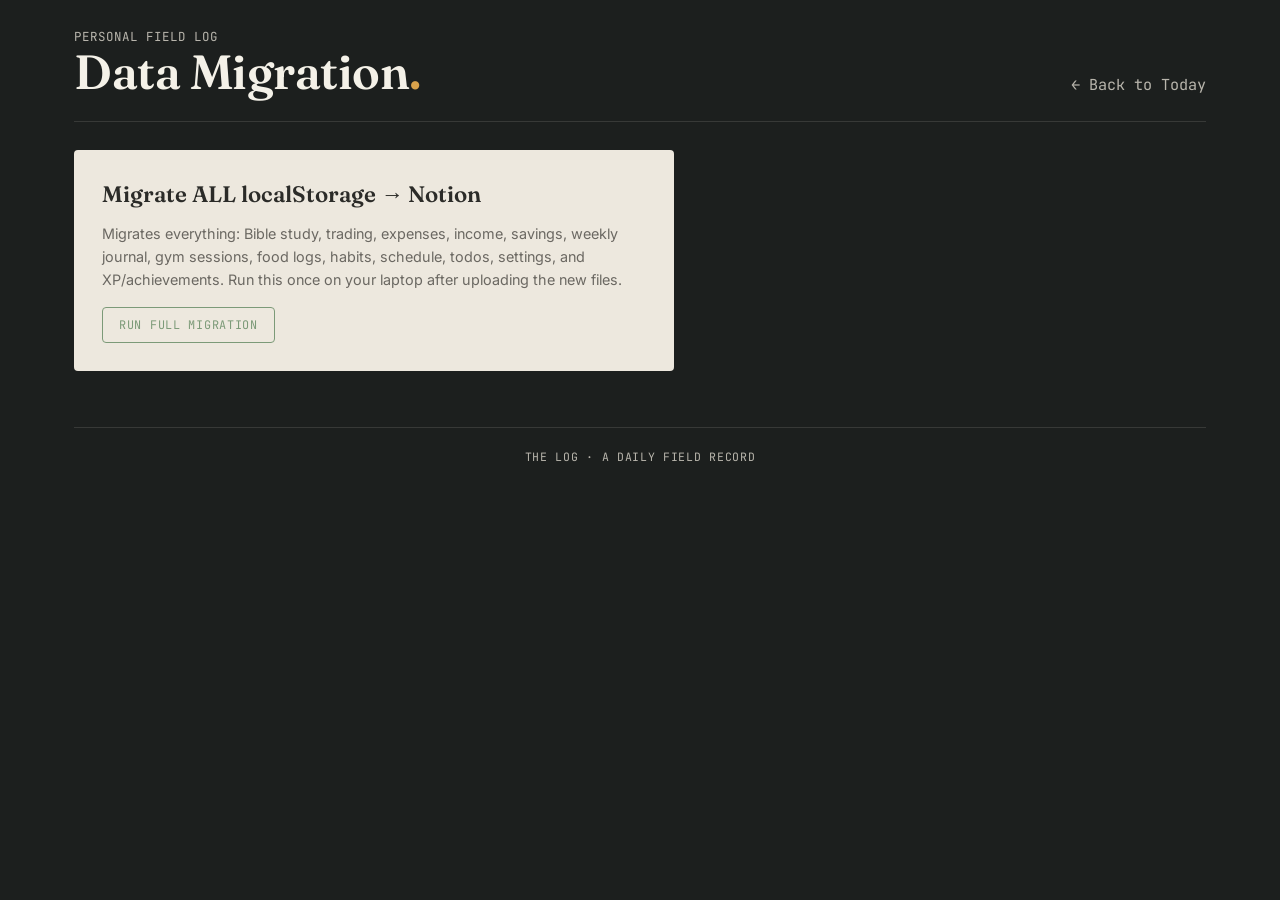
<file: migrate.html>
<!DOCTYPE html>
<html lang="en">
<head>
  <meta charset="UTF-8">
  <meta name="viewport" content="width=device-width, initial-scale=1.0">
  <title>The Log — Data Migration</title>
  <link rel="stylesheet" href="css/styles.css">
  <style>
    .migrate-card { background: var(--bone); color: var(--text-dark); border-radius: var(--radius); padding: 28px; max-width: 600px; margin-bottom: 24px; }
    .migrate-card h2 { font-family: var(--font-display); font-size: 1.4rem; font-weight: 600; margin-bottom: 10px; }
    .migrate-card p { font-size: 0.9rem; color: var(--text-dark-dim); margin-bottom: 16px; line-height: 1.6; }
    .log-area { background: var(--ink); color: var(--text-light); border-radius: var(--radius); padding: 16px; font-family: var(--font-mono); font-size: 0.78rem; line-height: 1.7; max-height: 400px; overflow-y: auto; margin-top: 16px; }
    .log-line { display: block; }
    .log-line.ok { color: var(--sage); }
    .log-line.skip { color: var(--ochre); }
    .log-line.err { color: var(--rust); }
    .log-line.info { color: var(--text-light-dim); }
    .progress-bar-track { height: 8px; background: var(--line-bone); border-radius: 4px; overflow: hidden; margin-top: 14px; }
    .progress-bar-fill { height: 100%; background: var(--sage-deep); width: 0%; transition: width 0.2s ease; }
  </style>
</head>
<body>
  <div class="app-shell">
    <header class="masthead">
      <div>
        <div class="masthead-meta">Personal Field Log</div>
        <h1 class="masthead-title">Data Migration<span>.</span></h1>
      </div>
      <a href="index.html" class="masthead-date" style="text-decoration:none;">← Back to Today</a>
    </header>

    <div class="migrate-card">
      <h2>Migrate ALL localStorage → Notion</h2>
      <p>Migrates everything: Bible study, trading, expenses, income, savings, weekly journal, gym sessions, food logs, habits, schedule, todos, settings, and XP/achievements. Run this once on your laptop after uploading the new files.</p>
      <button class="btn" id="migrate-btn">Run full migration</button>
      <div class="progress-bar-track" id="progress-track" style="display:none;"><div class="progress-bar-fill" id="progress-fill"></div></div>
      <div class="log-area" id="log-area" style="display:none;"></div>
    </div>
    <div class="footer-note">The Log · A daily field record</div>
  </div>

  <script src="js/data.js"></script>
  <script src="js/api.js"></script>
  <script>
    const MIGRATION_FLAG = "ftrack_migrated_v2";
    const logArea = document.getElementById("log-area");
    const progressFill = document.getElementById("progress-fill");

    function log(msg, type = "info") {
      const line = document.createElement("span");
      line.className = `log-line ${type}`;
      line.textContent = msg;
      logArea.appendChild(line);
      logArea.scrollTop = logArea.scrollHeight;
    }
    function setProgress(pct) { progressFill.style.width = pct + "%"; }
    const sleep = ms => new Promise(r => setTimeout(r, ms));

    document.getElementById("migrate-btn").addEventListener("click", async () => {
      const btn = document.getElementById("migrate-btn");
      btn.disabled = true;
      btn.textContent = "Migrating...";
      logArea.style.display = "block";
      document.getElementById("progress-track").style.display = "block";

      let done = 0; let errors = 0;

      function tick(label, ok) {
        done++;
        if (ok) log(`✓ ${label}`, "ok");
        else { log(`✗ ${label} — failed`, "err"); errors++; }
      }

      async function push(label, fn) {
        try { await fn(); tick(label, true); }
        catch(e) { tick(label, false); }
        await sleep(120);
      }

      // ---- Collect all items ----
      const bibleEntries = (() => { try { return JSON.parse(localStorage.getItem("ftrack_bible_entries") || "[]"); } catch { return []; } })();
      const tradingSessions = (() => { try { return JSON.parse(localStorage.getItem("ftrack_trading_sessions") || "[]"); } catch { return []; } })();
      const expenses = getExpenses();
      const income = getIncome();
      const savings = getSavings();
      const reviews = (() => { try { return Object.entries(JSON.parse(localStorage.getItem("ftrack_reviews") || "{}")); } catch { return []; } })();
      const gymLog = (() => { try { return Object.values(JSON.parse(localStorage.getItem("ftrack_gym_log") || "{}")); } catch { return []; } })();
      const foodLog = (() => { try { return Object.entries(JSON.parse(localStorage.getItem("ftrack_food") || "{}")); } catch { return []; } })();
      const allDays = (() => { try { return Object.entries(JSON.parse(localStorage.getItem("ftrack_days") || "{}")); } catch { return []; } })();
      const allSchedules = (() => { try { return Object.entries(JSON.parse(localStorage.getItem("ftrack_schedules") || "{}")); } catch { return []; } })();
      const allTodos = (() => { try { return Object.entries(JSON.parse(localStorage.getItem("ftrack_todos") || "{}")); } catch { return []; } })();
      const settings = (() => { try { return JSON.parse(localStorage.getItem("ftrack_settings") || "null"); } catch { return null; } })();
      const gamify = (() => { try { return JSON.parse(localStorage.getItem("ftrack_gamify") || "null"); } catch { return null; } })();
      const savingsContribs = savings.contributions || [];
      const savingsGoal = savings.goal || 0;

      const total = bibleEntries.length + tradingSessions.length + expenses.length + income.length +
        savingsContribs.length + (savingsGoal > 0 ? 1 : 0) + reviews.length + gymLog.length +
        foodLog.length + allDays.length + allSchedules.length + allTodos.length +
        (settings ? 1 : 0) + (gamify ? 1 : 0);

      if (total === 0) { log("No local data found. You may already be fully synced.", "skip"); btn.textContent = "Nothing to migrate"; return; }
      log(`Found ${total} items. Starting...`, "info"); await sleep(300);

      const updateProgress = () => setProgress(Math.min(99, Math.round((done / total) * 100)));

      // Bible
      if (bibleEntries.length) { log(`\nBible study (${bibleEntries.length})`, "info"); }
      for (const e of bibleEntries) {
        await push(`Bible: ${e.passage} (${e.date})`, () => apiFetch("/bible", "POST", { date: e.date, passage: e.passage, duration: e.duration, notes: e.notes || "" }));
        updateProgress();
      }

      // Trading
      if (tradingSessions.length) { log(`\nTrading sessions (${tradingSessions.length})`, "info"); }
      for (const s of tradingSessions) {
        await push(`Trading: ${s.session} (${s.date})`, () => apiFetch("/trading", "POST", { date: s.date, session: s.session, result: s.result, checksCompleted: s.checksCompleted, notes: s.notes || "" }));
        updateProgress();
      }

      // Expenses
      if (expenses.length) { log(`\nExpenses (${expenses.length})`, "info"); }
      for (const e of expenses) {
        await push(`Expense: ${e.description} $${e.amount}`, () => apiFetch("/expenses", "POST", { date: e.date, description: e.description, amount: e.amount, category: e.category, method: e.method }));
        updateProgress();
      }

      // Income
      if (income.length) { log(`\nIncome (${income.length})`, "info"); }
      for (const e of income) {
        await push(`Income: ${e.source} $${e.amount}`, () => apiFetch("/income", "POST", { date: e.date, source: e.source, amount: e.amount }));
        updateProgress();
      }

      // Savings goal
      if (savingsGoal > 0) {
        await push(`Savings goal: $${savingsGoal}`, () => apiFetch("/savings", "POST", { date: todayKey(), amount: savingsGoal, note: "Savings goal", type: "savings-goal" }));
        updateProgress();
      }

      // Savings contributions
      if (savingsContribs.length) { log(`\nSavings contributions (${savingsContribs.length})`, "info"); }
      for (const c of savingsContribs) {
        await push(`Savings: $${c.amount} (${c.date})`, () => apiFetch("/savings", "POST", { date: c.date, amount: c.amount, note: c.note || "", type: "savings" }));
        updateProgress();
      }

      // Journal
      if (reviews.length) { log(`\nWeekly journal (${reviews.length})`, "info"); }
      for (const [weekKey, review] of reviews) {
        await push(`Journal: week of ${weekKey}`, () => apiFetch("/journal", "POST", { weekKey, wins: review.wins || "", struggles: review.struggles || "", adjustments: review.adjustments || "" }));
        updateProgress();
      }

      // Gym log
      if (gymLog.length) { log(`\nGym sessions (${gymLog.length})`, "info"); }
      for (const s of gymLog) {
        await push(`Gym: Day ${s.splitDay} ${s.splitName} (${s.date})`, () => apiFetch("/gym", "POST", s));
        updateProgress();
      }

      // Food log
      if (foodLog.length) { log(`\nFood logs (${foodLog.length})`, "info"); }
      for (const [date, logData] of foodLog) {
        await push(`Food: ${date}`, () => apiFetch("/food", "POST", { date, log: logData }));
        updateProgress();
      }

      // Habits (per day)
      if (allDays.length) { log(`\nHabit days (${allDays.length})`, "info"); }
      for (const [date, dayData] of allDays) {
        if (!dayData.habits) continue;
        await push(`Habits: ${date}`, () => apiFetch("/habits", "POST", { date, habits: dayData.habits }));
        updateProgress();
      }

      // Schedules
      if (allSchedules.length) { log(`\nSchedules (${allSchedules.length})`, "info"); }
      for (const [date, items] of allSchedules) {
        await push(`Schedule: ${date}`, () => apiFetch("/schedule", "POST", { date, items }));
        updateProgress();
      }

      // Todos
      if (allTodos.length) { log(`\nTo-do lists (${allTodos.length})`, "info"); }
      for (const [date, items] of allTodos) {
        if (!items || items.length === 0) continue;
        await push(`Todos: ${date}`, () => apiFetch("/todos", "POST", { date, items }));
        updateProgress();
      }

      // Settings
      if (settings) {
        await push("Settings", () => apiFetch("/settings", "POST", settings));
        updateProgress();
      }

      // Gamify / XP
      if (gamify) {
        await push("XP & achievements", () => apiFetch("/gamify", "POST", gamify));
        updateProgress();
      }

      setProgress(100);
      await sleep(200);

      if (errors === 0) {
        log(`\n✓ All ${total} items migrated to Notion successfully.`, "ok");
        localStorage.setItem(MIGRATION_FLAG, "1");
        btn.textContent = "Migration complete ✓";
      } else {
        log(`\n⚠ Done with ${errors} error(s). You can retry — successful items won't duplicate.`, "err");
        btn.disabled = false;
        btn.textContent = "Retry";
      }
    });
  </script>
</body>
</html>
</file>
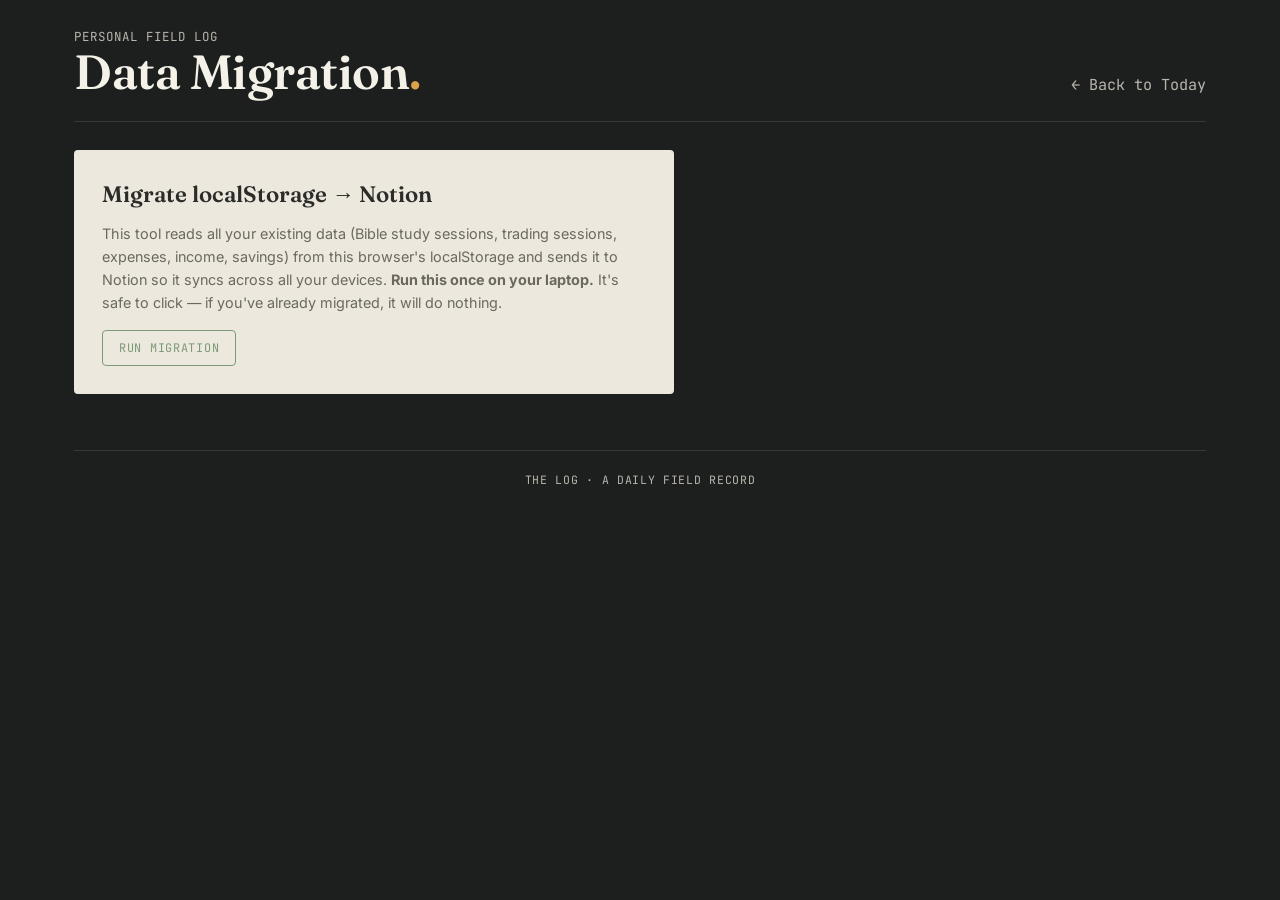
<file: mirate.html>
<!DOCTYPE html>
<html lang="en">
<head>
  <meta charset="UTF-8">
  <meta name="viewport" content="width=device-width, initial-scale=1.0">
  <title>The Log — Data Migration</title>
  <link rel="stylesheet" href="css/styles.css">
  <style>
    .migrate-card {
      background: var(--bone);
      color: var(--text-dark);
      border-radius: var(--radius);
      padding: 28px;
      max-width: 600px;
      margin-bottom: 24px;
    }
    .migrate-card h2 {
      font-family: var(--font-display);
      font-size: 1.4rem;
      font-weight: 600;
      margin-bottom: 10px;
    }
    .migrate-card p {
      font-size: 0.9rem;
      color: var(--text-dark-dim);
      margin-bottom: 16px;
      line-height: 1.6;
    }
    .log-area {
      background: var(--ink);
      color: var(--text-light);
      border-radius: var(--radius);
      padding: 16px;
      font-family: var(--font-mono);
      font-size: 0.78rem;
      line-height: 1.7;
      max-height: 340px;
      overflow-y: auto;
      margin-top: 16px;
    }
    .log-line { display: block; }
    .log-line.ok { color: var(--sage); }
    .log-line.skip { color: var(--ochre); }
    .log-line.err { color: var(--rust); }
    .log-line.info { color: var(--text-light-dim); }
    .progress-bar-track {
      height: 8px;
      background: var(--line-bone);
      border-radius: 4px;
      overflow: hidden;
      margin-top: 14px;
    }
    .progress-bar-fill {
      height: 100%;
      background: var(--sage-deep);
      width: 0%;
      transition: width 0.2s ease;
    }
  </style>
</head>
<body>
  <div class="app-shell">
    <header class="masthead">
      <div>
        <div class="masthead-meta">Personal Field Log</div>
        <h1 class="masthead-title">Data Migration<span>.</span></h1>
      </div>
      <a href="index.html" class="masthead-date" style="text-decoration:none;">← Back to Today</a>
    </header>

    <div class="migrate-card">
      <h2>Migrate localStorage → Notion</h2>
      <p>
        This tool reads all your existing data (Bible study sessions, trading sessions, expenses,
        income, savings) from this browser's localStorage and sends it to Notion so it syncs
        across all your devices. <strong>Run this once on your laptop.</strong>
        It's safe to click — if you've already migrated, it will do nothing.
      </p>
      <button class="btn" id="migrate-btn">Run migration</button>
      <div class="progress-bar-track" id="progress-track" style="display:none;">
        <div class="progress-bar-fill" id="progress-fill"></div>
      </div>
      <div class="log-area" id="log-area" style="display:none;"></div>
    </div>

    <div class="footer-note">The Log · A daily field record</div>
  </div>

  <script src="js/data.js"></script>
  <script src="js/api.js"></script>
  <script>
    const MIGRATION_FLAG = "ftrack_migrated_v1";
    const logArea = document.getElementById("log-area");
    const progressFill = document.getElementById("progress-fill");
    const progressTrack = document.getElementById("progress-track");

    function log(msg, type = "info") {
      const line = document.createElement("span");
      line.className = `log-line ${type}`;
      line.textContent = msg;
      logArea.appendChild(line);
      logArea.scrollTop = logArea.scrollHeight;
    }

    function setProgress(pct) {
      progressFill.style.width = pct + "%";
    }

    function sleep(ms) {
      return new Promise(r => setTimeout(r, ms));
    }

    document.getElementById("migrate-btn").addEventListener("click", async () => {
      const btn = document.getElementById("migrate-btn");

      if (localStorage.getItem(MIGRATION_FLAG)) {
        logArea.style.display = "block";
        log("✓ Migration already completed. No duplicates will be created.", "skip");
        return;
      }

      btn.disabled = true;
      btn.textContent = "Migrating...";
      logArea.style.display = "block";
      progressTrack.style.display = "block";

      let total = 0;
      let done = 0;
      let errors = 0;

      // ---- Count total items ----
      const bibleEntries = (() => { try { return JSON.parse(localStorage.getItem("ftrack_bible_entries") || "[]"); } catch { return []; } })();
      const tradingSessions = (() => { try { return JSON.parse(localStorage.getItem("ftrack_trading_sessions") || "[]"); } catch { return []; } })();
      const expenses = getExpenses();
      const income = getIncome();
      const savings = getSavings();
      const savingsContribs = savings.contributions || [];
      const savingsGoal = savings.goal || 0;
      const reviews = (() => { try { return Object.entries(JSON.parse(localStorage.getItem("ftrack_reviews") || "{}")); } catch { return []; } })();

      total = bibleEntries.length + tradingSessions.length + expenses.length + income.length + savingsContribs.length + (savingsGoal > 0 ? 1 : 0) + reviews.length;

      if (total === 0) {
        log("No local data found to migrate. You're starting fresh — that's fine!", "skip");
        localStorage.setItem(MIGRATION_FLAG, "1");
        btn.textContent = "Nothing to migrate";
        return;
      }

      log(`Found ${total} items to migrate. Starting...`, "info");
      await sleep(400);

      function tick(label, success) {
        done++;
        setProgress(Math.round((done / total) * 100));
        if (success) {
          log(`✓ ${label}`, "ok");
        } else {
          log(`✗ ${label} — failed (saved locally only)`, "err");
          errors++;
        }
      }

      // ---- Bible entries ----
      if (bibleEntries.length > 0) {
        log(`\nMigrating ${bibleEntries.length} Bible study sessions...`, "info");
        for (const entry of bibleEntries) {
          try {
            await apiFetch("/bible", "POST", {
              date: entry.date,
              passage: entry.passage,
              duration: entry.duration,
              notes: entry.notes || ""
            });
            tick(`Bible: ${entry.passage} (${entry.date})`, true);
          } catch (e) {
            tick(`Bible: ${entry.passage} (${entry.date})`, false);
          }
          await sleep(150);
        }
      }

      // ---- Trading sessions ----
      if (tradingSessions.length > 0) {
        log(`\nMigrating ${tradingSessions.length} trading sessions...`, "info");
        for (const s of tradingSessions) {
          try {
            await apiFetch("/trading", "POST", {
              date: s.date,
              session: s.session,
              result: s.result,
              checksCompleted: s.checksCompleted,
              notes: s.notes || ""
            });
            tick(`Trading: ${s.session} session (${s.date}) — ${s.result}`, true);
          } catch (e) {
            tick(`Trading: ${s.session} (${s.date})`, false);
          }
          await sleep(150);
        }
      }

      // ---- Expenses ----
      if (expenses.length > 0) {
        log(`\nMigrating ${expenses.length} expenses...`, "info");
        for (const e of expenses) {
          try {
            await apiFetch("/expenses", "POST", {
              date: e.date,
              description: e.description,
              amount: e.amount,
              category: e.category,
              method: e.method
            });
            tick(`Expense: ${e.description} $${e.amount} (${e.date})`, true);
          } catch (err) {
            tick(`Expense: ${e.description} (${e.date})`, false);
          }
          await sleep(150);
        }
      }

      // ---- Income ----
      if (income.length > 0) {
        log(`\nMigrating ${income.length} income entries...`, "info");
        for (const e of income) {
          try {
            await apiFetch("/income", "POST", {
              date: e.date,
              source: e.source,
              amount: e.amount
            });
            tick(`Income: ${e.source} $${e.amount} (${e.date})`, true);
          } catch (err) {
            tick(`Income: ${e.source} (${e.date})`, false);
          }
          await sleep(150);
        }
      }

      // ---- Savings goal ----
      if (savingsGoal > 0) {
        try {
          await apiFetch("/savings", "POST", {
            date: todayKey(),
            amount: savingsGoal,
            note: "Savings goal",
            type: "savings-goal"
          });
          tick(`Savings goal: $${savingsGoal}`, true);
        } catch (e) {
          tick(`Savings goal: $${savingsGoal}`, false);
        }
        await sleep(150);
      }

      // ---- Savings contributions ----
      if (savingsContribs.length > 0) {
        log(`\nMigrating ${savingsContribs.length} savings contributions...`, "info");
        for (const c of savingsContribs) {
          try {
            await apiFetch("/savings", "POST", {
              date: c.date,
              amount: c.amount,
              note: c.note || "",
              type: "savings"
            });
            tick(`Savings: $${c.amount} (${c.date})`, true);
          } catch (e) {
            tick(`Savings: $${c.amount} (${c.date})`, false);
          }
          await sleep(150);
        }
      }

      // ---- Weekly reviews / journal ----
      if (reviews.length > 0) {
        log(`\nMigrating ${reviews.length} weekly journal entries...`, "info");
        for (const [weekKey, review] of reviews) {
          try {
            await apiFetch("/journal", "POST", {
              weekKey,
              wins: review.wins || "",
              struggles: review.struggles || "",
              adjustments: review.adjustments || ""
            });
            tick(`Journal: week of ${weekKey}`, true);
          } catch (e) {
            tick(`Journal: week of ${weekKey}`, false);
          }
          await sleep(150);
        }
      }

      // ---- Done ----
      await sleep(300);
      setProgress(100);

      if (errors === 0) {
        log(`\n✓ Migration complete! All ${total} items saved to Notion.`, "ok");
        log("Your data will now sync across all your devices.", "ok");
        localStorage.setItem(MIGRATION_FLAG, "1");
        btn.textContent = "Migration complete ✓";
      } else {
        log(`\n⚠ Migration finished with ${errors} error(s). Those items remain in localStorage only.`, "err");
        log("You can try running the migration again — already-migrated items are skipped.", "skip");
        btn.disabled = false;
        btn.textContent = "Retry migration";
      }
    });
  </script>
</body>
</html>
</file>
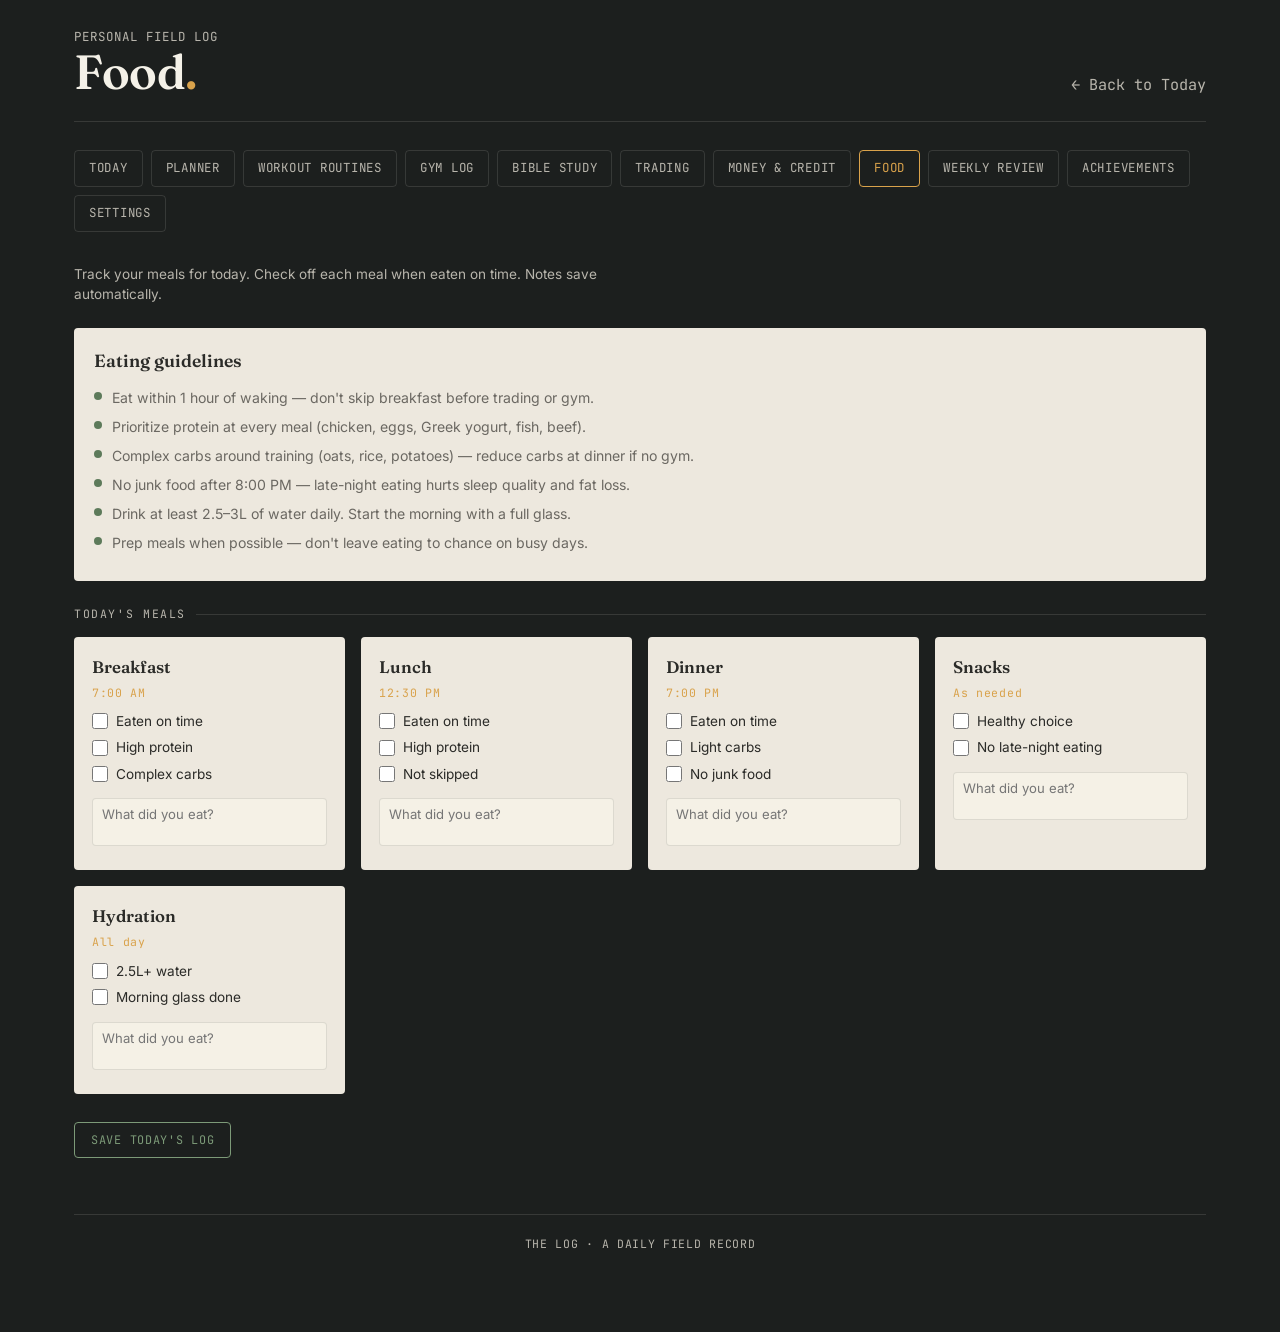
<file: pages/food.html>
<!DOCTYPE html>
<html lang="en">
<head>
  <meta charset="UTF-8">
  <meta name="viewport" content="width=device-width, initial-scale=1.0">
  <title>The Log — Food</title>
  <link rel="stylesheet" href="../css/styles.css">
  <style>
    .meal-grid { display: grid; grid-template-columns: repeat(auto-fit, minmax(240px, 1fr)); gap: 16px; margin-bottom: 28px; }
    .meal-card { background: var(--bone); color: var(--text-dark); border-radius: var(--radius); padding: 18px; }
    .meal-card-title { font-family: var(--font-display); font-size: 1.05rem; font-weight: 600; margin-bottom: 4px; }
    .meal-time { font-family: var(--font-mono); font-size: 0.72rem; color: var(--ochre); letter-spacing: 0.06em; margin-bottom: 10px; }
    .meal-check { display: flex; align-items: center; gap: 8px; font-size: 0.85rem; margin-bottom: 6px; }
    .meal-check input[type="checkbox"] { width: 16px; height: 16px; accent-color: var(--sage-deep); }
    .meal-notes-input { font-family: var(--font-body); font-size: 0.82rem; background: var(--bone-soft); border: 1px solid var(--line-bone); border-radius: var(--radius); padding: 7px 9px; width: 100%; margin-top: 8px; color: var(--text-dark); resize: none; }
    .meal-notes-input:focus { outline: 2px solid var(--ochre); }
    .guidelines { background: var(--bone); color: var(--text-dark); border-radius: var(--radius); padding: 20px; margin-bottom: 24px; }
    .guidelines h3 { font-family: var(--font-display); font-size: 1.1rem; font-weight: 600; margin-bottom: 12px; }
    .guide-item { display: flex; gap: 10px; font-size: 0.88rem; margin-bottom: 8px; color: var(--text-dark-dim); }
    .guide-item .dot { width: 8px; height: 8px; border-radius: 50%; background: var(--sage-deep); margin-top: 5px; flex-shrink: 0; }
    .save-status { font-family: var(--font-mono); font-size: 0.72rem; color: var(--sage); margin-left: 12px; opacity: 0; transition: opacity 0.3s ease; }
    .save-status.show { opacity: 1; }
  </style>
</head>
<body>
  <div class="app-shell">
    <header class="masthead">
      <div>
        <div class="masthead-meta">Personal Field Log</div>
        <h1 class="masthead-title">Food<span>.</span></h1>
      </div>
      <a href="../index.html" class="masthead-date" style="text-decoration:none;">← Back to Today</a>
    </header>
    <nav class="primary-nav">
      <a href="../index.html">Today</a>
      <a href="planner.html">Planner</a>
      <a href="workout-routines.html">Workout Routines</a>
      <a href="gym-log.html">Gym Log</a>
      <a href="bible.html">Bible Study</a>
      <a href="trading.html">Trading</a>
      <a href="money.html">Money &amp; Credit</a>
      <a href="food.html" class="active">Food</a>
      <a href="weekly-review.html">Weekly Review</a>
      <a href="achievements.html">Achievements</a>
      <a href="settings.html">Settings</a>
    </nav>
    <p style="font-size:0.85rem;color:var(--text-light-dim);max-width:600px;margin-bottom:24px;">
      Track your meals for today. Check off each meal when eaten on time. Notes save automatically.
    </p>
    <div class="guidelines">
      <h3>Eating guidelines</h3>
      <div class="guide-item"><div class="dot"></div><span>Eat within 1 hour of waking — don't skip breakfast before trading or gym.</span></div>
      <div class="guide-item"><div class="dot"></div><span>Prioritize protein at every meal (chicken, eggs, Greek yogurt, fish, beef).</span></div>
      <div class="guide-item"><div class="dot"></div><span>Complex carbs around training (oats, rice, potatoes) — reduce carbs at dinner if no gym.</span></div>
      <div class="guide-item"><div class="dot"></div><span>No junk food after 8:00 PM — late-night eating hurts sleep quality and fat loss.</span></div>
      <div class="guide-item"><div class="dot"></div><span>Drink at least 2.5–3L of water daily. Start the morning with a full glass.</span></div>
      <div class="guide-item"><div class="dot"></div><span>Prep meals when possible — don't leave eating to chance on busy days.</span></div>
    </div>
    <div class="section-label">Today's meals</div>
    <div class="meal-grid" id="meal-grid"></div>
    <button class="btn" id="food-save-btn">Save today's log</button>
    <span class="save-status" id="food-save-status">Saved ✓</span>
    <div class="footer-note">The Log · A daily field record</div>
  </div>
  <script src="../js/data.js"></script>
  <script src="../js/api.js"></script>
  <script>
    const key = todayKey();

    const MEALS = [
      { id: "breakfast", label: "Breakfast", time: "7:00 AM", checks: ["Eaten on time", "High protein", "Complex carbs"] },
      { id: "lunch",     label: "Lunch",     time: "12:30 PM", checks: ["Eaten on time", "High protein", "Not skipped"] },
      { id: "dinner",    label: "Dinner",    time: "7:00 PM",  checks: ["Eaten on time", "Light carbs", "No junk food"] },
      { id: "snacks",    label: "Snacks",    time: "As needed", checks: ["Healthy choice", "No late-night eating"] },
      { id: "water",     label: "Hydration", time: "All day",  checks: ["2.5L+ water", "Morning glass done"] }
    ];

    const grid = document.getElementById("meal-grid");

    function buildMealCards(dayData) {
      grid.innerHTML = "";
      MEALS.forEach(meal => {
        const saved = dayData[meal.id] || { checks: {}, notes: "" };
        const card = document.createElement("div");
        card.className = "meal-card";
        const checksHTML = meal.checks.map((label, i) => `
          <div class="meal-check">
            <input type="checkbox" id="${meal.id}-c${i}" ${saved.checks[i] ? "checked" : ""} data-meal="${meal.id}" data-check="${i}">
            <label for="${meal.id}-c${i}">${label}</label>
          </div>
        `).join("");
        card.innerHTML = `
          <div class="meal-card-title">${meal.label}</div>
          <div class="meal-time">${meal.time}</div>
          ${checksHTML}
          <textarea class="meal-notes-input" rows="2" placeholder="What did you eat?" data-meal="${meal.id}">${saved.notes || ""}</textarea>
        `;
        grid.appendChild(card);
      });
    }

    // Render empty first so page isn't blank, then load from Notion
    buildMealCards({});

    (async function loadFromNotion() {
      if (typeof apiGetFood !== "function") return;
      try {
        const remote = await apiGetFood(key);
        if (remote && Object.keys(remote).length > 0) {
          buildMealCards(remote);
        }
      } catch (e) { console.warn("food load failed", e); }
    })();

    document.getElementById("food-save-btn").addEventListener("click", async () => {
      const dayLog = {};
      MEALS.forEach(meal => {
        const checks = {};
        document.querySelectorAll(`[data-meal="${meal.id}"][data-check]`).forEach(cb => {
          checks[cb.dataset.check] = cb.checked;
        });
        const notes = document.querySelector(`textarea[data-meal="${meal.id}"]`)?.value || "";
        dayLog[meal.id] = { checks, notes };
      });

      const allMealsDone = ["breakfast","lunch","dinner"].every(id => {
        const m = dayLog[id];
        return m && Object.values(m.checks).some(v => v);
      });
      setHabit(key, "food", allMealsDone);
      if (typeof apiSaveHabits === "function") {
        apiSaveHabits(key, getDay(key).habits || {}).catch(()=>{});
      }

      if (typeof apiSaveFood === "function") {
        await apiSaveFood(key, dayLog);
      }

      const status = document.getElementById("food-save-status");
      status.classList.add("show");
      setTimeout(() => status.classList.remove("show"), 1800);
    });
  </script>
</body>
</html>
</file>
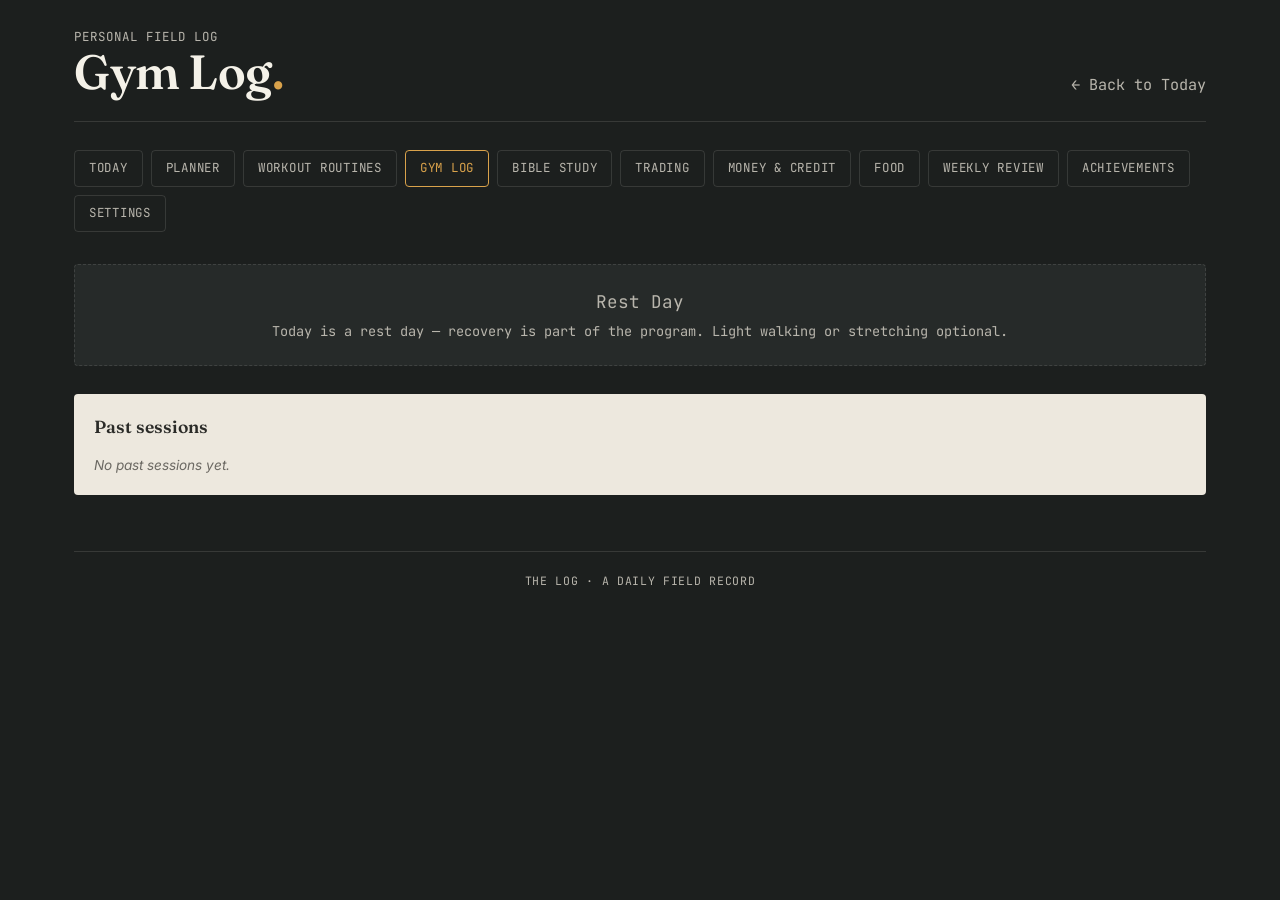
<file: pages/gym-log.html>
<!DOCTYPE html>
<html lang="en">
<head>
  <meta charset="UTF-8">
  <meta name="viewport" content="width=device-width, initial-scale=1.0">
  <title>The Log — Gym Log</title>
  <link rel="stylesheet" href="../css/styles.css">
  <style>
    .session-header { background: var(--bone); color: var(--text-dark); border-radius: var(--radius); padding: 20px; margin-bottom: 22px; }
    .session-header h2 { font-family: var(--font-display); font-size: 1.5rem; font-weight: 600; margin-bottom: 4px; }
    .session-tag { font-family: var(--font-mono); font-size: 0.7rem; letter-spacing: 0.1em; text-transform: uppercase; color: var(--text-dark-dim); }
    .exercise-block { background: var(--bone); color: var(--text-dark); border-radius: var(--radius); padding: 18px 20px; margin-bottom: 14px; }
    .exercise-name { font-family: var(--font-display); font-size: 1.05rem; font-weight: 600; margin-bottom: 4px; }
    .exercise-target { font-family: var(--font-mono); font-size: 0.7rem; letter-spacing: 0.06em; color: var(--ochre); margin-bottom: 14px; }
    .sets-table { width: 100%; border-collapse: collapse; font-size: 0.85rem; }
    .sets-table th { font-family: var(--font-mono); font-size: 0.62rem; letter-spacing: 0.1em; text-transform: uppercase; color: var(--text-dark-dim); padding: 6px 8px; border-bottom: 1px solid var(--line-bone); text-align: left; }
    .sets-table td { padding: 6px 8px; border-bottom: 1px solid var(--line-bone); }
    .sets-table tr:last-child td { border-bottom: none; }
    .sets-table input { font-family: var(--font-mono); font-size: 0.85rem; background: var(--bone-soft); border: 1px solid var(--line-bone); border-radius: var(--radius); padding: 5px 8px; width: 80px; color: var(--text-dark); text-align: center; }
    .sets-table input:focus { outline: 2px solid var(--ochre); }
    .set-num { font-family: var(--font-mono); font-size: 0.78rem; color: var(--text-dark-dim); width: 32px; }
    .del-set-btn { background: none; border: none; color: var(--text-dark-dim); cursor: pointer; font-size: 0.85rem; padding: 0 4px; }
    .del-set-btn:hover { color: var(--rust); }
    .add-set-btn { font-family: var(--font-mono); font-size: 0.7rem; letter-spacing: 0.06em; text-transform: uppercase; background: none; border: 1px dashed var(--line-bone); border-radius: var(--radius); padding: 7px 12px; color: var(--text-dark-dim); cursor: pointer; margin-top: 10px; width: 100%; }
    .add-set-btn:hover { color: var(--sage-deep); border-color: var(--sage-deep); }
    .past-sessions { background: var(--bone); color: var(--text-dark); border-radius: var(--radius); padding: 20px; margin-top: 28px; }
    .past-sessions h3 { font-family: var(--font-display); font-size: 1.1rem; font-weight: 600; margin-bottom: 14px; }
    .past-session-row { padding: 12px 0; border-bottom: 1px solid var(--line-bone); cursor: pointer; }
    .past-session-row:last-child { border-bottom: none; }
    .past-session-row:hover .past-session-date { color: var(--ochre); }
    .past-session-date { font-family: var(--font-mono); font-size: 0.78rem; color: var(--text-dark-dim); margin-bottom: 2px; }
    .past-session-title { font-size: 0.9rem; font-weight: 600; }
    .past-session-summary { font-family: var(--font-mono); font-size: 0.7rem; color: var(--text-dark-dim); margin-top: 2px; }
    .save-status { font-family: var(--font-mono); font-size: 0.72rem; color: var(--sage); margin-left: 12px; opacity: 0; transition: opacity 0.3s ease; }
    .save-status.show { opacity: 1; }
    .rest-day-notice { background: var(--ink-soft); border: 1px dashed var(--line); border-radius: var(--radius); padding: 24px; text-align: center; font-family: var(--font-mono); font-size: 0.85rem; color: var(--text-light-dim); margin-bottom: 22px; }
    .pb-badge { font-family: var(--font-mono); font-size: 0.62rem; letter-spacing: 0.08em; text-transform: uppercase; background: rgba(217,162,75,0.2); color: var(--ochre); border-radius: 3px; padding: 2px 6px; margin-left: 6px; }
  </style>
</head>
<body>
  <div class="app-shell">
    <header class="masthead">
      <div>
        <div class="masthead-meta">Personal Field Log</div>
        <h1 class="masthead-title">Gym Log<span>.</span></h1>
      </div>
      <a href="../index.html" class="masthead-date" style="text-decoration:none;">← Back to Today</a>
    </header>
    <nav class="primary-nav">
      <a href="../index.html">Today</a>
      <a href="planner.html">Planner</a>
      <a href="workout-routines.html">Workout Routines</a>
      <a href="gym-log.html" class="active">Gym Log</a>
      <a href="bible.html">Bible Study</a>
      <a href="trading.html">Trading</a>
      <a href="money.html">Money &amp; Credit</a>
      <a href="food.html">Food</a>
      <a href="weekly-review.html">Weekly Review</a>
      <a href="achievements.html">Achievements</a>
      <a href="settings.html">Settings</a>
    </nav>

    <div id="today-session"><div style="font-size:0.88rem;color:var(--text-light-dim);font-style:italic;">Loading...</div></div>
    <div id="exercise-blocks"></div>

    <div id="save-area" style="display:none;margin-bottom:28px;">
      <button class="btn" id="save-session-btn">Save session</button>
      <span class="save-status" id="save-status">Saved ✓</span>
    </div>

    <div class="past-sessions">
      <h3>Past sessions</h3>
      <div id="past-sessions-list"><div style="font-size:0.85rem;color:var(--text-dark-dim);font-style:italic;">Loading...</div></div>
    </div>

    <div class="footer-note">The Log · A daily field record</div>
  </div>

  <script src="../data/routines.js"></script>
  <script src="../js/data.js"></script>
  <script src="../js/api.js"></script>
  <script src="../js/gamify.js"></script>
  <script>
    const today = new Date();
    const todayK = todayKey();

    function getPersonalBest(exerciseName, allSessions) {
      let best = 0;
      allSessions.forEach(session => {
        const ex = session.exercises && session.exercises.find(e => e.name === exerciseName);
        if (ex && ex.sets) {
          ex.sets.forEach(s => {
            const w = parseFloat(s.weight) || 0;
            if (w > best) best = w;
          });
        }
      });
      return best;
    }

    const split = getSplitDayForDate(today);
    const sessionArea = document.getElementById("today-session");
    const blocksArea = document.getElementById("exercise-blocks");
    const saveArea = document.getElementById("save-area");

    let allSessions = [];

    (async function init() {
      // Load all sessions from Notion
      if (typeof apiGetGym === "function") {
        try { allSessions = await apiGetGym(); } catch (e) { console.warn("gym load failed", e); allSessions = []; }
      }

      if (!split) {
        sessionArea.innerHTML = `
          <div class="rest-day-notice">
            <div style="font-size:1.1rem;margin-bottom:6px;">Rest Day</div>
            Today is a rest day — recovery is part of the program. Light walking or stretching optional.
          </div>`;
        renderPastSessions();
        return;
      }

      sessionArea.innerHTML = `
        <div class="session-header">
          <div class="session-tag">Today · ${todayK}</div>
          <h2>Day ${split.day} — ${split.name}</h2>
          <div style="font-size:0.88rem;color:var(--text-dark-dim);">${split.focus}</div>
        </div>`;
      saveArea.style.display = "block";

      const existing = allSessions.find(s => s.date === todayK) || { exercises: [] };

      split.exercises.forEach((ex) => {
        const savedEx = existing.exercises.find(e => e.name === ex.name) || { name: ex.name, sets: [], notes: "" };
        const pb = getPersonalBest(ex.name, allSessions);

        const block = document.createElement("div");
        block.className = "exercise-block";
        block.dataset.exname = ex.name;

        const targetSets = parseInt(ex.sets) || 3;
        const targetReps = ex.reps;

        function buildSetsHTML(sets) {
          if (sets.length === 0) {
            for (let i = 0; i < targetSets; i++) sets.push({ weight: "", reps: "", done: false });
          }
          return sets.map((set, i) => `
            <tr>
              <td class="set-num">Set ${i + 1}</td>
              <td><input type="number" class="weight-input" placeholder="kg" value="${set.weight || ""}" data-set="${i}" min="0" step="2.5"></td>
              <td><input type="number" class="reps-input" placeholder="${targetReps.split('-')[0] || 10}" value="${set.reps || ""}" data-set="${i}" min="0"></td>
              <td><input type="checkbox" class="done-check" data-set="${i}" ${set.done ? "checked" : ""} style="width:16px;height:16px;accent-color:var(--sage-deep);"></td>
              <td><button class="del-set-btn" data-del="${i}">✕</button></td>
            </tr>
          `).join("");
        }

        block.innerHTML = `
          <div class="exercise-name">${ex.name} ${pb > 0 ? `<span class="pb-badge">PB ${pb}kg</span>` : ""}</div>
          <div class="exercise-target">${ex.sets} sets · ${ex.reps}</div>
          <table class="sets-table">
            <thead><tr><th>Set</th><th>Weight (kg)</th><th>Reps</th><th>Done</th><th></th></tr></thead>
            <tbody class="sets-body">${buildSetsHTML(savedEx.sets)}</tbody>
          </table>
          <button class="add-set-btn">+ Add set</button>
          <div style="margin-top:10px;">
            <input type="text" class="text-input exercise-notes" placeholder="Notes for this exercise..." value="${savedEx.notes || ""}" style="font-size:0.82rem;">
          </div>
        `;

        block.querySelector(".add-set-btn").addEventListener("click", () => {
          const tbody = block.querySelector(".sets-body");
          const newIdx = tbody.children.length;
          const tr = document.createElement("tr");
          tr.innerHTML = `
            <td class="set-num">Set ${newIdx + 1}</td>
            <td><input type="number" class="weight-input" placeholder="kg" data-set="${newIdx}" min="0" step="2.5"></td>
            <td><input type="number" class="reps-input" placeholder="10" data-set="${newIdx}" min="0"></td>
            <td><input type="checkbox" class="done-check" data-set="${newIdx}" style="width:16px;height:16px;accent-color:var(--sage-deep);"></td>
            <td><button class="del-set-btn" data-del="${newIdx}">✕</button></td>
          `;
          tbody.appendChild(tr);
        });

        block.querySelector(".sets-body").addEventListener("click", e => {
          if (e.target.classList.contains("del-set-btn")) {
            e.target.closest("tr").remove();
            block.querySelectorAll(".sets-body tr").forEach((tr, i) => { tr.querySelector(".set-num").textContent = `Set ${i + 1}`; });
          }
        });

        blocksArea.appendChild(block);
      });

      document.getElementById("save-session-btn").addEventListener("click", async () => {
        const exercises = [];
        document.querySelectorAll(".exercise-block").forEach(block => {
          const name = block.dataset.exname;
          const sets = [];
          block.querySelectorAll(".sets-body tr").forEach(tr => {
            sets.push({
              weight: tr.querySelector(".weight-input")?.value || "",
              reps: tr.querySelector(".reps-input")?.value || "",
              done: tr.querySelector(".done-check")?.checked || false
            });
          });
          const notes = block.querySelector(".exercise-notes")?.value || "";
          exercises.push({ name, sets, notes });
        });

        const session = { date: todayK, splitDay: split.day, splitName: split.name, exercises };
        await apiSaveGym(session);

        const anythingDone = exercises.some(e => e.sets.some(s => s.done));
        if (anythingDone) {
          setHabit(todayK, "gym", true);
          if (typeof apiSaveHabits === "function") {
            apiSaveHabits(todayK, getDay(todayK).habits || {}).catch(()=>{});
          }
          if (typeof awardHabitXP === "function") awardHabitXP("gym", todayK);
        }

        const status = document.getElementById("save-status");
        status.classList.add("show");
        setTimeout(() => status.classList.remove("show"), 1800);

        // Refresh local cache of sessions and past sessions list
        allSessions = allSessions.filter(s => s.date !== todayK);
        allSessions.push(session);
        renderPastSessions();
      });

      renderPastSessions();
    })();

    function renderPastSessions() {
      const listEl = document.getElementById("past-sessions-list");
      const entries = allSessions
        .slice()
        .sort((a, b) => b.date.localeCompare(a.date))
        .filter(s => s.date !== todayK)
        .slice(0, 10);

      if (entries.length === 0) {
        listEl.innerHTML = `<div style="font-size:0.85rem;color:var(--text-dark-dim);font-style:italic;">No past sessions yet.</div>`;
        return;
      }

      listEl.innerHTML = entries.map(session => {
        const totalSets = session.exercises ? session.exercises.reduce((s, e) => s + (e.sets ? e.sets.filter(st => st.done).length : 0), 0) : 0;
        const d = new Date(session.date + "T00:00:00");
        const dateLabel = d.toLocaleDateString("en-US", { weekday: "short", month: "short", day: "numeric" });
        return `
          <div class="past-session-row" data-date="${session.date}">
            <div class="past-session-date">${dateLabel}</div>
            <div class="past-session-title">Day ${session.splitDay} — ${session.splitName}</div>
            <div class="past-session-summary">${totalSets} sets completed · ${session.exercises ? session.exercises.length : 0} exercises</div>
          </div>
        `;
      }).join("");

      listEl.querySelectorAll(".past-session-row").forEach(row => {
        row.addEventListener("click", () => {
          const session = allSessions.find(s => s.date === row.dataset.date);
          if (!session || !session.exercises) return;
          const existingDetail = row.nextElementSibling;
          if (existingDetail && existingDetail.classList.contains("session-detail")) {
            existingDetail.remove();
            return;
          }
          const detail = document.createElement("div");
          detail.className = "session-detail";
          detail.style.cssText = "background:var(--bone-soft);border-radius:var(--radius);padding:14px 16px;margin-bottom:10px;font-size:0.85rem;color:var(--text-dark);";
          detail.innerHTML = session.exercises.map(ex => {
            const doneSets = ex.sets ? ex.sets.filter(s => s.done) : [];
            if (doneSets.length === 0) return "";
            return `
              <div style="margin-bottom:10px;">
                <div style="font-weight:600;margin-bottom:4px;">${ex.name}</div>
                ${doneSets.map((s, i) => `
                  <div style="font-family:var(--font-mono);font-size:0.72rem;color:var(--text-dark-dim);">
                    Set ${i+1}: ${s.weight ? s.weight + "kg" : "—"} × ${s.reps || "—"} reps
                  </div>
                `).join("")}
                ${ex.notes ? `<div style="font-size:0.78rem;color:var(--text-dark-dim);margin-top:4px;font-style:italic;">${ex.notes}</div>` : ""}
              </div>
            `;
          }).join("") || "<div style='color:var(--text-dark-dim);font-style:italic;'>No completed sets recorded.</div>";
          row.after(detail);
        });
      });
    }
  </script>
</body>
</html>
</file>
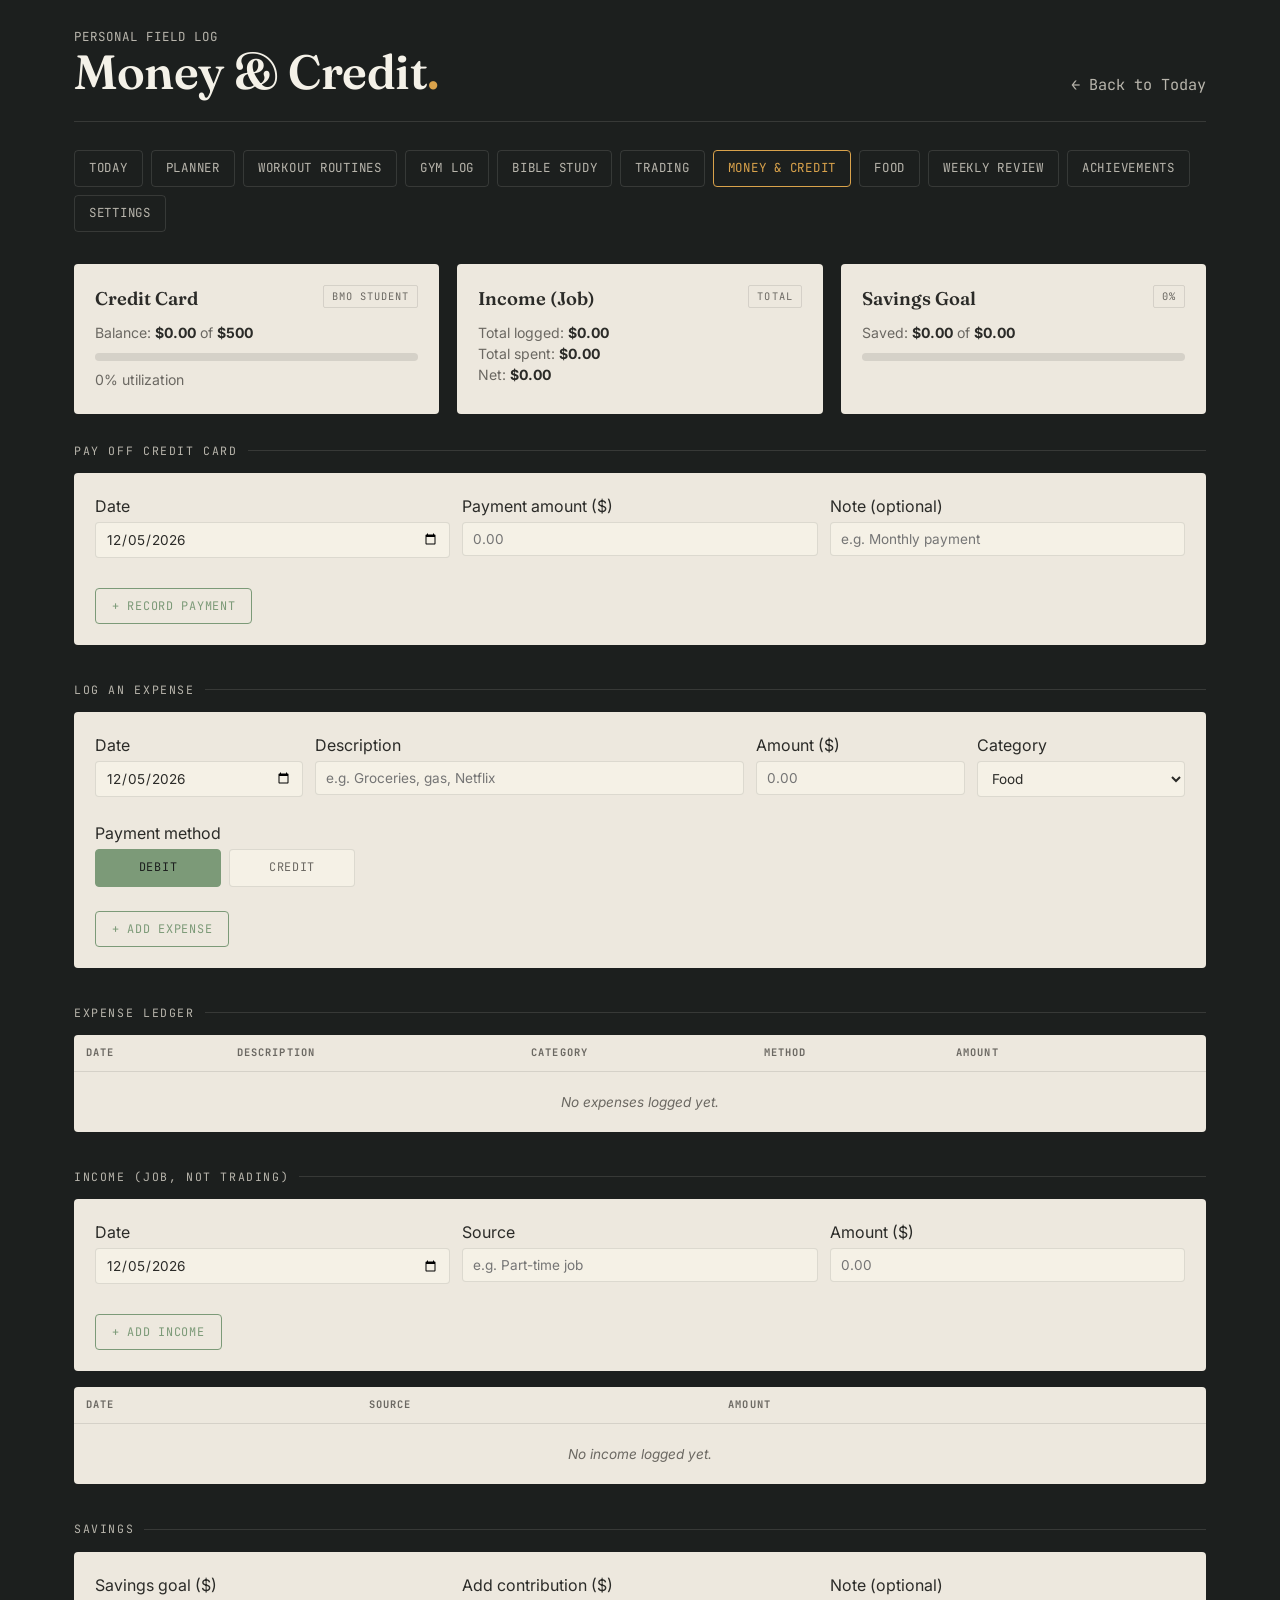
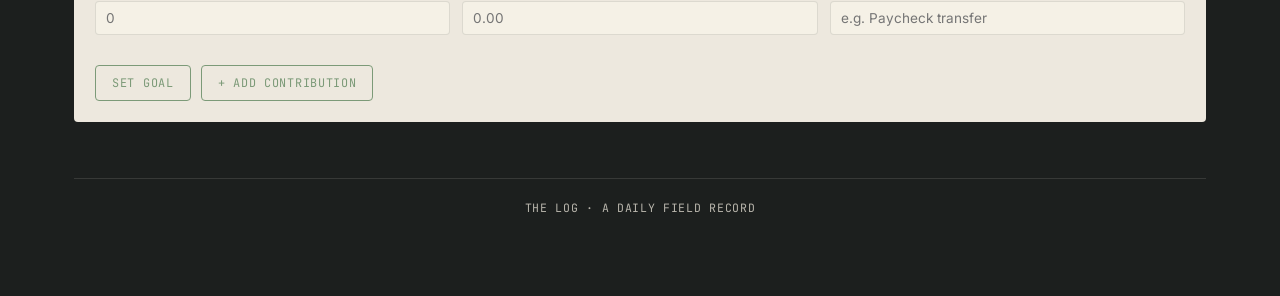
<file: pages/money.html>
<!DOCTYPE html>
<html lang="en">
<head>
  <meta charset="UTF-8">
  <meta name="viewport" content="width=device-width, initial-scale=1.0">
  <title>The Log — Money &amp; Credit</title>
  <link rel="stylesheet" href="../css/styles.css">
  <style>
    .overview-grid { display: grid; grid-template-columns: repeat(auto-fit, minmax(240px, 1fr)); gap: 18px; margin-bottom: 28px; }
    .bar-track { height: 8px; background: var(--line-bone); border-radius: 4px; overflow: hidden; margin-top: 10px; }
    .bar-fill { height: 100%; transition: width 0.2s ease; }
    .form-grid { display: grid; grid-template-columns: repeat(auto-fit, minmax(140px, 1fr)); gap: 12px; margin-bottom: 14px; }
    .toggle-group { display: flex; gap: 8px; }
    .toggle-option { flex: 1; text-align: center; font-family: var(--font-mono); font-size: 0.74rem; letter-spacing: 0.06em; text-transform: uppercase; padding: 9px; border: 1px solid var(--line-bone); border-radius: var(--radius); cursor: pointer; color: var(--text-dark-dim); background: var(--bone-soft); transition: all 0.15s ease; }
    .toggle-option.active-debit { background: var(--sage); color: var(--ink); border-color: var(--sage); }
    .toggle-option.active-credit { background: var(--rust); color: var(--text-light); border-color: var(--rust); }
    .ledger-table { width: 100%; border-collapse: collapse; font-size: 0.85rem; background: var(--bone); color: var(--text-dark); border-radius: var(--radius); overflow: hidden; }
    .ledger-table th { text-align: left; font-family: var(--font-mono); font-size: 0.65rem; letter-spacing: 0.1em; text-transform: uppercase; color: var(--text-dark-dim); padding: 10px 12px; border-bottom: 1px solid var(--line-bone); }
    .ledger-table td { padding: 10px 12px; border-bottom: 1px solid var(--line-bone); }
    .ledger-table tr:last-child td { border-bottom: none; }
    .method-pill { font-family: var(--font-mono); font-size: 0.62rem; letter-spacing: 0.08em; text-transform: uppercase; padding: 2px 8px; border-radius: 10px; }
    .method-pill.debit { background: rgba(124,154,120,0.2); color: var(--sage-deep); }
    .method-pill.credit { background: rgba(184,92,56,0.18); color: var(--rust); }
    .method-pill.payment { background: rgba(217,162,75,0.18); color: var(--ochre); }
    .del-btn { background: none; border: none; color: var(--text-dark-dim); cursor: pointer; font-size: 0.85rem; }
    .del-btn:hover { color: var(--rust); }
    .section-block { margin-bottom: 36px; }
    .empty-row td { text-align: center; color: var(--text-dark-dim); font-style: italic; padding: 20px; }
  </style>
</head>
<body>
  <div class="app-shell">
    <header class="masthead">
      <div>
        <div class="masthead-meta">Personal Field Log</div>
        <h1 class="masthead-title">Money &amp; Credit<span>.</span></h1>
      </div>
      <a href="../index.html" class="masthead-date" style="text-decoration:none;">← Back to Today</a>
    </header>
    <nav class="primary-nav">
      <a href="../index.html">Today</a>
      <a href="planner.html">Planner</a>
      <a href="workout-routines.html">Workout Routines</a>
      <a href="gym-log.html">Gym Log</a>
      <a href="bible.html">Bible Study</a>
      <a href="trading.html">Trading</a>
      <a href="money.html" class="active">Money &amp; Credit</a>
      <a href="food.html">Food</a>
      <a href="weekly-review.html">Weekly Review</a>
      <a href="achievements.html">Achievements</a>
      <a href="settings.html">Settings</a>
    </nav>

    <div class="overview-grid">
      <div class="ledger-card">
        <div class="ledger-card-head"><div class="ledger-card-title">Credit Card</div><div class="ledger-card-tag">BMO Student</div></div>
        <div class="ledger-card-body">
          Balance: <strong id="ov-credit-balance">$0.00</strong> of <strong>$500</strong>
          <div class="bar-track"><div class="bar-fill" id="ov-credit-bar"></div></div>
          <div style="margin-top:8px;"><span id="ov-credit-pct">0%</span> utilization</div>
        </div>
      </div>
      <div class="ledger-card">
        <div class="ledger-card-head"><div class="ledger-card-title">Income (Job)</div><div class="ledger-card-tag">Total</div></div>
        <div class="ledger-card-body">
          Total logged: <strong id="ov-income-total">$0.00</strong><br>
          Total spent: <strong id="ov-spent-total">$0.00</strong><br>
          Net: <strong id="ov-net">$0.00</strong>
        </div>
      </div>
      <div class="ledger-card">
        <div class="ledger-card-head"><div class="ledger-card-title">Savings Goal</div><div class="ledger-card-tag" id="ov-savings-pct">0%</div></div>
        <div class="ledger-card-body">
          Saved: <strong id="ov-savings-total">$0.00</strong> of <strong id="ov-savings-goal">$0.00</strong>
          <div class="bar-track"><div class="bar-fill" id="ov-savings-bar" style="background:var(--ochre);"></div></div>
        </div>
      </div>
    </div>

    <div class="section-block">
      <div class="section-label">Pay off credit card</div>
      <div class="ledger-card" style="max-width:100%;">
        <div class="form-grid">
          <div class="field-group"><label>Date</label><input type="date" class="text-input" id="pay-date"></div>
          <div class="field-group"><label>Payment amount ($)</label><input type="number" class="text-input" id="pay-amount" min="0" step="0.01" placeholder="0.00"></div>
          <div class="field-group"><label>Note (optional)</label><input type="text" class="text-input" id="pay-note" placeholder="e.g. Monthly payment"></div>
        </div>
        <div class="modal-actions" style="justify-content:flex-start;">
          <button class="btn" id="add-payment-btn">+ Record payment</button>
        </div>
      </div>
    </div>

    <div class="section-block">
      <div class="section-label">Log an expense</div>
      <div class="ledger-card" style="max-width:100%;">
        <div class="form-grid">
          <div class="field-group"><label>Date</label><input type="date" class="text-input" id="exp-date"></div>
          <div class="field-group" style="grid-column:span 2;"><label>Description</label><input type="text" class="text-input" id="exp-desc" placeholder="e.g. Groceries, gas, Netflix"></div>
          <div class="field-group"><label>Amount ($)</label><input type="number" class="text-input" id="exp-amount" min="0" step="0.01" placeholder="0.00"></div>
          <div class="field-group">
            <label>Category</label>
            <select class="select-input" id="exp-category">
              <option>Food</option><option>Transport</option><option>Subscriptions</option>
              <option>Shopping</option><option>Bills</option><option>School</option><option>Other</option>
            </select>
          </div>
        </div>
        <div class="field-group" style="max-width:260px;">
          <label>Payment method</label>
          <div class="toggle-group">
            <div class="toggle-option active-debit" id="opt-debit">Debit</div>
            <div class="toggle-option" id="opt-credit">Credit</div>
          </div>
        </div>
        <div class="modal-actions" style="margin-top:14px;justify-content:flex-start;">
          <button class="btn" id="add-expense-btn">+ Add expense</button>
        </div>
      </div>
    </div>

    <div class="section-block">
      <div class="section-label">Expense ledger</div>
      <table class="ledger-table">
        <thead><tr><th>Date</th><th>Description</th><th>Category</th><th>Method</th><th>Amount</th><th></th></tr></thead>
        <tbody id="expense-rows"><tr class="empty-row"><td colspan="6">Loading...</td></tr></tbody>
      </table>
    </div>

    <div class="section-block">
      <div class="section-label">Income (job, not trading)</div>
      <div class="ledger-card" style="max-width:100%;margin-bottom:16px;">
        <div class="form-grid">
          <div class="field-group"><label>Date</label><input type="date" class="text-input" id="inc-date"></div>
          <div class="field-group"><label>Source</label><input type="text" class="text-input" id="inc-source" placeholder="e.g. Part-time job"></div>
          <div class="field-group"><label>Amount ($)</label><input type="number" class="text-input" id="inc-amount" min="0" step="0.01" placeholder="0.00"></div>
        </div>
        <div class="modal-actions" style="justify-content:flex-start;">
          <button class="btn" id="add-income-btn">+ Add income</button>
        </div>
      </div>
      <table class="ledger-table">
        <thead><tr><th>Date</th><th>Source</th><th>Amount</th><th></th></tr></thead>
        <tbody id="income-rows"><tr class="empty-row"><td colspan="4">Loading...</td></tr></tbody>
      </table>
    </div>

    <div class="section-block">
      <div class="section-label">Savings</div>
      <div class="ledger-card" style="max-width:100%;">
        <div class="form-grid">
          <div class="field-group"><label>Savings goal ($)</label><input type="number" class="text-input" id="savings-goal-input" min="0" step="1" placeholder="0"></div>
          <div class="field-group"><label>Add contribution ($)</label><input type="number" class="text-input" id="savings-amount-input" min="0" step="0.01" placeholder="0.00"></div>
          <div class="field-group"><label>Note (optional)</label><input type="text" class="text-input" id="savings-note-input" placeholder="e.g. Paycheck transfer"></div>
        </div>
        <div class="modal-actions" style="justify-content:flex-start;gap:10px;">
          <button class="btn" id="set-goal-btn">Set goal</button>
          <button class="btn" id="add-saving-btn">+ Add contribution</button>
        </div>
      </div>
    </div>

    <div class="footer-note">The Log · A daily field record</div>
  </div>

  <script src="../js/data.js"></script>
  <script src="../js/api.js"></script>
  <script>
    document.getElementById("exp-date").value = todayKey();
    document.getElementById("inc-date").value = todayKey();
    document.getElementById("pay-date").value = todayKey();

    let selectedMethod = "debit";
    document.getElementById("opt-debit").addEventListener("click", () => {
      selectedMethod = "debit";
      document.getElementById("opt-debit").classList.add("active-debit");
      document.getElementById("opt-credit").classList.remove("active-credit");
    });
    document.getElementById("opt-credit").addEventListener("click", () => {
      selectedMethod = "credit";
      document.getElementById("opt-credit").classList.add("active-credit");
      document.getElementById("opt-debit").classList.remove("active-debit");
    });

    function fmt(n) { return "$" + Number(n).toFixed(2); }

    async function renderOverview() {
      const expenses = await apiGetExpenses();
      const income = await apiGetIncome();
      const savings = await apiGetSavings();

      const creditExpenses = expenses.filter(e => e.method === "credit").reduce((s,e) => s + e.amount, 0);
      const creditPayments = expenses.filter(e => e.method === "payment").reduce((s,e) => s + e.amount, 0);
      const balance = Math.max(0, creditExpenses - creditPayments);
      const pct = Math.min(100, Math.round((balance / 500) * 100));
      document.getElementById("ov-credit-balance").textContent = fmt(balance);
      document.getElementById("ov-credit-pct").textContent = pct + "%";
      const bar = document.getElementById("ov-credit-bar");
      bar.style.width = pct + "%";
      bar.style.background = pct >= 70 ? "var(--rust)" : pct >= 40 ? "var(--ochre)" : "var(--sage-deep)";

      const totalIncome = income.reduce((s,e) => s + e.amount, 0);
      const totalSpent = expenses.filter(e => e.method !== "payment").reduce((s,e) => s + e.amount, 0);
      document.getElementById("ov-income-total").textContent = fmt(totalIncome);
      document.getElementById("ov-spent-total").textContent = fmt(totalSpent);
      document.getElementById("ov-net").textContent = fmt(totalIncome - totalSpent);

      const savedTotal = (savings.contributions || []).reduce((s,c) => s + c.amount, 0);
      const goal = savings.goal || 0;
      const spct = goal > 0 ? Math.min(100, Math.round((savedTotal / goal) * 100)) : 0;
      document.getElementById("ov-savings-total").textContent = fmt(savedTotal);
      document.getElementById("ov-savings-goal").textContent = fmt(goal);
      document.getElementById("ov-savings-pct").textContent = spct + "%";
      document.getElementById("ov-savings-bar").style.width = spct + "%";
    }

    async function renderExpenses() {
      const rows = document.getElementById("expense-rows");
      const expenses = await apiGetExpenses();
      if (expenses.length === 0) { rows.innerHTML = `<tr class="empty-row"><td colspan="6">No expenses logged yet.</td></tr>`; return; }
      rows.innerHTML = expenses.map(e => `
        <tr>
          <td>${e.date}</td><td>${e.description}</td><td>${e.category}</td>
          <td><span class="method-pill ${e.method}">${e.method}</span></td>
          <td>${fmt(e.amount)}</td>
          <td><button class="del-btn" data-del="${e.id}">✕</button></td>
        </tr>
      `).join("");
      rows.querySelectorAll("[data-del]").forEach(btn => {
        btn.addEventListener("click", async () => { await apiDeleteExpense(btn.dataset.del); renderExpenses(); renderOverview(); });
      });
    }

    async function renderIncome() {
      const rows = document.getElementById("income-rows");
      const income = await apiGetIncome();
      if (income.length === 0) { rows.innerHTML = `<tr class="empty-row"><td colspan="4">No income logged yet.</td></tr>`; return; }
      rows.innerHTML = income.map(e => `
        <tr>
          <td>${e.date}</td><td>${e.source}</td><td>${fmt(e.amount)}</td>
          <td><button class="del-btn" data-del="${e.id}">✕</button></td>
        </tr>
      `).join("");
      rows.querySelectorAll("[data-del]").forEach(btn => {
        btn.addEventListener("click", async () => { await apiDeleteIncome(btn.dataset.del); renderIncome(); renderOverview(); });
      });
    }

    document.getElementById("add-payment-btn").addEventListener("click", async () => {
      const amount = parseFloat(document.getElementById("pay-amount").value);
      if (!amount || amount <= 0) return;
      await apiAddExpense({
        date: document.getElementById("pay-date").value || todayKey(),
        description: document.getElementById("pay-note").value || "Credit card payment",
        amount: amount, category: "Payment", method: "payment"
      });
      document.getElementById("pay-amount").value = "";
      document.getElementById("pay-note").value = "";
      renderExpenses(); renderOverview();
    });

    document.getElementById("add-expense-btn").addEventListener("click", async () => {
      const amount = parseFloat(document.getElementById("exp-amount").value);
      if (!amount || amount <= 0) return;
      await apiAddExpense({
        date: document.getElementById("exp-date").value || todayKey(),
        description: document.getElementById("exp-desc").value || "Untitled",
        amount, category: document.getElementById("exp-category").value, method: selectedMethod
      });
      document.getElementById("exp-desc").value = "";
      document.getElementById("exp-amount").value = "";
      renderExpenses(); renderOverview();
    });

    document.getElementById("add-income-btn").addEventListener("click", async () => {
      const amount = parseFloat(document.getElementById("inc-amount").value);
      if (!amount || amount <= 0) return;
      await apiAddIncome({
        date: document.getElementById("inc-date").value || todayKey(),
        source: document.getElementById("inc-source").value || "Job",
        amount
      });
      document.getElementById("inc-source").value = "";
      document.getElementById("inc-amount").value = "";
      renderIncome(); renderOverview();
    });

    document.getElementById("set-goal-btn").addEventListener("click", async () => {
      const goal = parseFloat(document.getElementById("savings-goal-input").value);
      if (isNaN(goal) || goal < 0) return;
      await apiSetSavingsGoal(goal);
      document.getElementById("savings-goal-input").value = "";
      renderOverview();
    });

    document.getElementById("add-saving-btn").addEventListener("click", async () => {
      const amount = parseFloat(document.getElementById("savings-amount-input").value);
      if (!amount || amount <= 0) return;
      await apiAddSavingsContribution(amount, document.getElementById("savings-note-input").value);
      document.getElementById("savings-amount-input").value = "";
      document.getElementById("savings-note-input").value = "";
      renderOverview();
    });

    renderOverview(); renderExpenses(); renderIncome();
  </script>
</body>
</html>
</file>
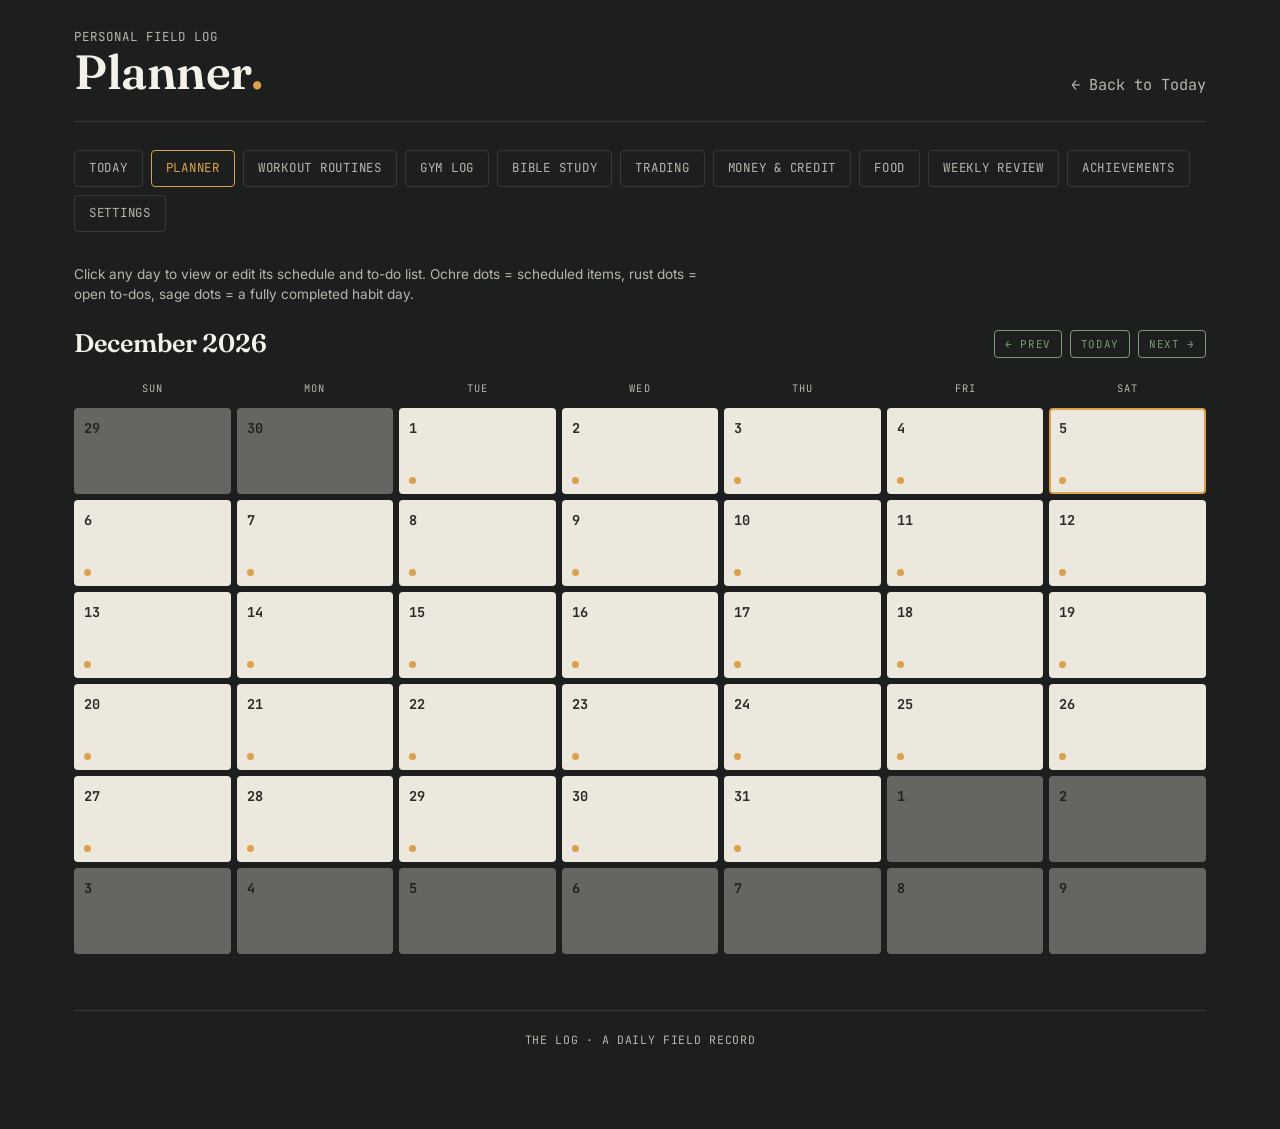
<file: pages/planner.html>
<!DOCTYPE html>
<html lang="en">
<head>
  <meta charset="UTF-8">
  <meta name="viewport" content="width=device-width, initial-scale=1.0">
  <title>The Log — Planner</title>
  <link rel="stylesheet" href="../css/styles.css">
  <style>
    .cal-header { display: flex; justify-content: space-between; align-items: center; margin-bottom: 18px; }
    .cal-title { font-family: var(--font-display); font-size: 1.6rem; font-weight: 600; }
    .cal-nav { display: flex; gap: 8px; }
    .cal-grid { display: grid; grid-template-columns: repeat(7, 1fr); gap: 6px; }
    .cal-dow { font-family: var(--font-mono); font-size: 0.65rem; letter-spacing: 0.1em; text-transform: uppercase; color: var(--text-light-dim); text-align: center; padding-bottom: 6px; }
    .cal-cell { background: var(--bone); color: var(--text-dark); border-radius: var(--radius); min-height: 86px; padding: 8px; cursor: pointer; display: flex; flex-direction: column; justify-content: space-between; border: 2px solid transparent; transition: transform 0.1s ease, box-shadow 0.1s ease; }
    .cal-cell:hover { transform: translateY(-2px); box-shadow: 0 6px 18px rgba(0,0,0,0.22); }
    .cal-cell.outside { opacity: 0.35; }
    .cal-cell.today { border-color: var(--ochre); }
    .cal-cell .day-num { font-family: var(--font-mono); font-size: 0.85rem; font-weight: 700; }
    .cal-cell .dots { display: flex; gap: 4px; flex-wrap: wrap; }
    .dot { width: 7px; height: 7px; border-radius: 50%; }
    .dot.schedule { background: var(--ochre); }
    .dot.todo { background: var(--rust); }
    .dot.habits { background: var(--sage-deep); }
    .day-modal { max-width: 560px; max-height: 88vh; overflow-y: auto; }
    .day-modal h3 { font-family: var(--font-display); font-size: 1.4rem; margin-bottom: 4px; }
    .subsection-label { font-family: var(--font-mono); font-size: 0.68rem; letter-spacing: 0.12em; text-transform: uppercase; color: var(--text-dark-dim); margin: 16px 0 8px; display: flex; align-items: center; gap: 8px; }
    .subsection-label::after { content: ''; flex: 1; height: 1px; background: var(--line-bone); }
    .sched-row, .todo-row { display: flex; gap: 8px; align-items: center; margin-bottom: 6px; }
    .overlap-warning { font-family: var(--font-mono); font-size: 0.7rem; color: var(--rust); margin-top: -2px; margin-bottom: 6px; }
    .todo-row input[type="checkbox"] { width: 18px; height: 18px; accent-color: var(--sage-deep); }
    .todo-row .todo-text { flex: 1; font-size: 0.88rem; }
    .todo-row .todo-text.done { text-decoration: line-through; color: var(--text-dark-dim); }
    .push-btn { font-family: var(--font-mono); font-size: 0.62rem; letter-spacing: 0.06em; text-transform: uppercase; background: none; border: 1px solid var(--line-bone); border-radius: 2px; padding: 3px 6px; color: var(--text-dark-dim); cursor: pointer; white-space: nowrap; }
    .push-btn:hover { color: var(--ochre); border-color: var(--ochre); }
  </style>
</head>
<body>
  <div class="app-shell">
    <header class="masthead">
      <div>
        <div class="masthead-meta">Personal Field Log</div>
        <h1 class="masthead-title">Planner<span>.</span></h1>
      </div>
      <a href="../index.html" class="masthead-date" style="text-decoration:none;">← Back to Today</a>
    </header>
    <nav class="primary-nav">
      <a href="../index.html">Today</a>
      <a href="planner.html" class="active">Planner</a>
      <a href="workout-routines.html">Workout Routines</a>
      <a href="gym-log.html">Gym Log</a>
      <a href="bible.html">Bible Study</a>
      <a href="trading.html">Trading</a>
      <a href="money.html">Money &amp; Credit</a>
      <a href="food.html">Food</a>
      <a href="weekly-review.html">Weekly Review</a>
      <a href="achievements.html">Achievements</a>
      <a href="settings.html">Settings</a>
    </nav>

    <p style="font-size:0.85rem;color:var(--text-light-dim);max-width:640px;margin-bottom:20px;">
      Click any day to view or edit its schedule and to-do list. Ochre dots = scheduled items,
      rust dots = open to-dos, sage dots = a fully completed habit day.
    </p>

    <div class="cal-header">
      <div class="cal-title" id="cal-title"></div>
      <div class="cal-nav">
        <button class="btn btn-small" id="cal-prev">← Prev</button>
        <button class="btn btn-small" id="cal-today">Today</button>
        <button class="btn btn-small" id="cal-next">Next →</button>
      </div>
    </div>

    <div class="cal-grid" id="cal-dow-row"></div>
    <div class="cal-grid" id="cal-grid" style="margin-top:6px;"></div>

    <div class="footer-note">The Log · A daily field record</div>
  </div>

  <div class="modal-overlay" id="day-modal">
    <div class="modal day-modal">
      <h3 id="day-modal-title">Date</h3>
      <div class="subsection-label">Schedule</div>
      <div id="sched-list"></div>
      <button class="btn btn-small" id="add-sched-row">+ Add time block</button>
      <div class="subsection-label">To-do list</div>
      <div id="todo-list"></div>
      <div class="todo-row">
        <input type="text" class="text-input" id="new-todo-input" placeholder="Add a to-do for this day...">
        <button class="btn btn-small" id="add-todo-btn">Add</button>
      </div>
      <div class="modal-actions">
        <button class="btn btn-rust btn-small" id="day-modal-close">Close</button>
        <button class="btn btn-small" id="day-modal-save">Save</button>
      </div>
    </div>
  </div>

  <script src="../data/routines.js"></script>
  <script src="../js/data.js"></script>
  <script src="../js/api.js"></script>
  <script>
    const DOW_LABELS = ["Sun","Mon","Tue","Wed","Thu","Fri","Sat"];
    let viewDate = new Date();
    viewDate.setDate(1);

    // Local cache of Notion data for the visible month, keyed by dateKey
    let monthCache = {}; // { dateKey: { schedule: [...], todos: [...], habits: {...} } }

    const dowRow = document.getElementById("cal-dow-row");
    DOW_LABELS.forEach(d => {
      const el = document.createElement("div");
      el.className = "cal-dow";
      el.textContent = d;
      dowRow.appendChild(el);
    });

    function getMonthDateKeys() {
      const year = viewDate.getFullYear();
      const month = viewDate.getMonth();
      const daysInMonth = new Date(year, month + 1, 0).getDate();
      const keys = [];
      for (let d = 1; d <= daysInMonth; d++) keys.push(dateKey(new Date(year, month, d)));
      return keys;
    }

    // Pull schedule/todos/habits for every day in the visible month from Notion
    async function loadMonthData() {
      const keys = getMonthDateKeys();
      await Promise.all(keys.map(async k => {
        const [sched, todos, habits] = await Promise.all([
          typeof apiGetSchedule === "function" ? apiGetSchedule(k).catch(() => null) : null,
          typeof apiGetTodos === "function" ? apiGetTodos(k).catch(() => getTodos(k)) : getTodos(k),
          typeof apiGetHabits === "function" ? apiGetHabits(k).catch(() => getDay(k).habits || {}) : getDay(k).habits || {}
        ]);
        monthCache[k] = {
          schedule: sched || getSchedule(k),
          todos: todos || [],
          habits: habits || {}
        };
      }));
    }

    async function renderCalendar() {
      document.getElementById("cal-title").textContent = viewDate.toLocaleDateString("en-US", { month: "long", year: "numeric" });
      const grid = document.getElementById("cal-grid");
      grid.innerHTML = `<div style="grid-column:1/-1;text-align:center;padding:20px;color:var(--text-light-dim);font-family:var(--font-mono);font-size:0.8rem;">Loading...</div>`;

      await loadMonthData();

      grid.innerHTML = "";
      const year = viewDate.getFullYear();
      const month = viewDate.getMonth();
      const firstDow = new Date(year, month, 1).getDay();
      const daysInMonth = new Date(year, month + 1, 0).getDate();
      const daysInPrevMonth = new Date(year, month, 0).getDate();
      const todayStr = todayKey();

      const cells = [];
      for (let i = 0; i < firstDow; i++) {
        const d = daysInPrevMonth - firstDow + 1 + i;
        cells.push({ date: new Date(year, month - 1, d), outside: true });
      }
      for (let d = 1; d <= daysInMonth; d++) cells.push({ date: new Date(year, month, d), outside: false });
      while (cells.length < 42) {
        const last = cells[cells.length - 1].date;
        const next = new Date(last);
        next.setDate(next.getDate() + 1);
        cells.push({ date: next, outside: true });
      }

      cells.forEach(cell => {
        const key = dateKey(cell.date);
        const el = document.createElement("div");
        el.className = "cal-cell" + (cell.outside ? " outside" : "") + (key === todayStr ? " today" : "");

        const cached = monthCache[key] || { schedule: [], todos: [], habits: {} };
        const sched = cached.schedule || [];
        const todos = cached.todos || [];
        const habits = cached.habits || {};
        const allHabitsDone = HABIT_KEYS.every(h => habits[h]);

        let dots = "";
        if (sched.length > 0) dots += `<span class="dot schedule" title="${sched.length} schedule items"></span>`;
        const openTodos = todos.filter(t => !t.done).length;
        if (openTodos > 0) dots += `<span class="dot todo" title="${openTodos} open to-dos"></span>`;
        if (allHabitsDone) dots += `<span class="dot habits" title="All habits done"></span>`;

        el.innerHTML = `<div class="day-num">${cell.date.getDate()}</div><div class="dots">${dots}</div>`;
        el.addEventListener("click", () => openDayModal(key));
        grid.appendChild(el);
      });
    }

    document.getElementById("cal-prev").addEventListener("click", () => { viewDate.setMonth(viewDate.getMonth() - 1); renderCalendar(); });
    document.getElementById("cal-next").addEventListener("click", () => { viewDate.setMonth(viewDate.getMonth() + 1); renderCalendar(); });
    document.getElementById("cal-today").addEventListener("click", () => { viewDate = new Date(); viewDate.setDate(1); renderCalendar(); });

    const dayModal = document.getElementById("day-modal");
    const schedList = document.getElementById("sched-list");
    const todoList = document.getElementById("todo-list");
    let activeKey = null;

    async function openDayModal(key) {
      activeKey = key;
      const d = new Date(key + "T00:00:00");
      document.getElementById("day-modal-title").textContent = d.toLocaleDateString("en-US", { weekday: "long", month: "long", day: "numeric", year: "numeric" });

      // Use cached data if available, otherwise fetch fresh
      if (!monthCache[key]) {
        const [sched, todos] = await Promise.all([
          typeof apiGetSchedule === "function" ? apiGetSchedule(key).catch(() => null) : null,
          typeof apiGetTodos === "function" ? apiGetTodos(key).catch(() => []) : []
        ]);
        monthCache[key] = { schedule: sched || getSchedule(key), todos: todos || [], habits: {} };
      }

      renderSchedRows();
      renderTodoRows();
      dayModal.classList.add("open");
    }

    function renderSchedRows() {
      const items = (monthCache[activeKey] && monthCache[activeKey].schedule) || [];
      schedList.innerHTML = "";
      items.slice().sort((a, b) => a.time.localeCompare(b.time)).forEach((item, idx) => {
        const row = document.createElement("div");
        row.className = "sched-row";
        row.innerHTML = `
          <input type="time" class="time-input" value="${item.time}" style="width:100px" data-field="time" data-idx="${idx}">
          <input type="text" class="text-input" value="${item.label}" data-field="label" data-idx="${idx}" style="flex:1">
          <input type="number" class="text-input" value="${item.duration || 30}" min="0" step="5" style="width:70px" title="Duration (min)" data-field="duration" data-idx="${idx}">
          <button class="btn btn-rust btn-small" data-remove-sched="${idx}">✕</button>
        `;
        schedList.appendChild(row);
        row.querySelectorAll('[data-field="time"], [data-field="duration"]').forEach(input => {
          input.addEventListener("change", () => checkRowOverlap(idx));
        });
      });
    }

    function checkRowOverlap(idx) {
      const rows = Array.from(schedList.children);
      const existingWarning = rows[idx]?.nextElementSibling;
      if (existingWarning && existingWarning.classList.contains("overlap-warning")) existingWarning.remove();
      const candidate = readRow(idx);
      const allCandidates = rows.map((_, i) => readRow(i));
      const overlap = findOverlap(allCandidates, candidate, idx);
      if (overlap) {
        const warn = document.createElement("div");
        warn.className = "overlap-warning";
        warn.textContent = `⚠ Overlaps with "${overlap.label}" at ${overlap.time}`;
        rows[idx].after(warn);
      }
    }

    function readRow(idx) {
      const rows = Array.from(schedList.children).filter(r => r.classList.contains("sched-row"));
      const row = rows[idx];
      return {
        time: row.querySelector('[data-field="time"]').value || "00:00",
        label: row.querySelector('[data-field="label"]').value || "Untitled",
        duration: parseInt(row.querySelector('[data-field="duration"]').value, 10) || 30,
        done: false
      };
    }

    document.getElementById("add-sched-row").addEventListener("click", () => {
      monthCache[activeKey].schedule.push({ time: "12:00", label: "New item", duration: 30, done: false });
      renderSchedRows();
    });

    schedList.addEventListener("click", (e) => {
      if (e.target.dataset.removeSched !== undefined) {
        const rows = Array.from(schedList.children).filter(r => r.classList.contains("sched-row"));
        const idx = parseInt(e.target.dataset.removeSched, 10);
        const items = rows.map((_, i) => readRow(i));
        items.splice(idx, 1);
        monthCache[activeKey].schedule = items;
        renderSchedRows();
      }
    });

    function renderTodoRows() {
      const todos = (monthCache[activeKey] && monthCache[activeKey].todos) || [];
      todoList.innerHTML = "";
      if (todos.length === 0) {
        const empty = document.createElement("div");
        empty.style.cssText = "font-size:0.82rem;color:var(--text-dark-dim);font-style:italic;";
        empty.textContent = "No to-dos for this day yet.";
        todoList.appendChild(empty);
        return;
      }
      todos.forEach(todo => {
        const row = document.createElement("div");
        row.className = "todo-row";
        row.innerHTML = `
          <input type="checkbox" ${todo.done ? "checked" : ""} data-toggle="${todo.id}">
          <span class="todo-text ${todo.done ? "done" : ""}">${todo.text}</span>
          <button class="push-btn" data-push="${todo.id}">→ Tomorrow</button>
          <button class="del-btn" data-del-todo="${todo.id}">✕</button>
        `;
        todoList.appendChild(row);
      });
    }

    async function persistTodos() {
      const todos = monthCache[activeKey].todos;
      setTodos(activeKey, todos);
      if (typeof apiSaveTodos === "function") {
        await apiSaveTodos(activeKey, todos);
      }
    }

    todoList.addEventListener("click", async (e) => {
      if (e.target.dataset.delTodo) {
        monthCache[activeKey].todos = monthCache[activeKey].todos.filter(t => t.id !== e.target.dataset.delTodo);
        await persistTodos();
        renderTodoRows();
        renderCalendar();
      }
      if (e.target.dataset.push) {
        const todoId = e.target.dataset.push;
        const todo = monthCache[activeKey].todos.find(t => t.id === todoId);
        if (!todo) return;
        const d = new Date(activeKey + "T00:00:00");
        d.setDate(d.getDate() + 1);
        const nextKey = dateKey(d);

        monthCache[activeKey].todos = monthCache[activeKey].todos.filter(t => t.id !== todoId);
        await persistTodos();

        if (!monthCache[nextKey]) {
          const todos = typeof apiGetTodos === "function" ? await apiGetTodos(nextKey).catch(() => []) : [];
          monthCache[nextKey] = { schedule: getSchedule(nextKey), todos: todos || [], habits: {} };
        }
        monthCache[nextKey].todos.push(todo);
        if (typeof apiSaveTodos === "function") await apiSaveTodos(nextKey, monthCache[nextKey].todos);

        renderTodoRows();
        renderCalendar();
      }
    });

    todoList.addEventListener("change", async (e) => {
      if (e.target.dataset.toggle) {
        const todo = monthCache[activeKey].todos.find(t => t.id === e.target.dataset.toggle);
        if (todo) todo.done = !todo.done;
        await persistTodos();
        renderTodoRows();
        renderCalendar();
      }
    });

    document.getElementById("add-todo-btn").addEventListener("click", async () => {
      const input = document.getElementById("new-todo-input");
      const text = input.value.trim();
      if (!text) return;
      const newTodo = { id: Date.now().toString(36) + Math.random().toString(36).slice(2,6), text, done: false };
      monthCache[activeKey].todos.push(newTodo);
      await persistTodos();
      input.value = "";
      renderTodoRows();
      renderCalendar();
    });

    document.getElementById("new-todo-input").addEventListener("keydown", (e) => {
      if (e.key === "Enter") document.getElementById("add-todo-btn").click();
    });

    document.getElementById("day-modal-close").addEventListener("click", () => {
      dayModal.classList.remove("open");
      renderCalendar();
    });

    document.getElementById("day-modal-save").addEventListener("click", async () => {
      const rows = Array.from(schedList.children).filter(r => r.classList.contains("sched-row"));
      const items = rows.map((_, i) => readRow(i));
      monthCache[activeKey].schedule = items;
      setSchedule(activeKey, items);
      if (typeof apiSaveSchedule === "function") {
        await apiSaveSchedule(activeKey, items);
      }
      dayModal.classList.remove("open");
      renderCalendar();
    });

    renderCalendar();
  </script>
</body>
</html>
</file>
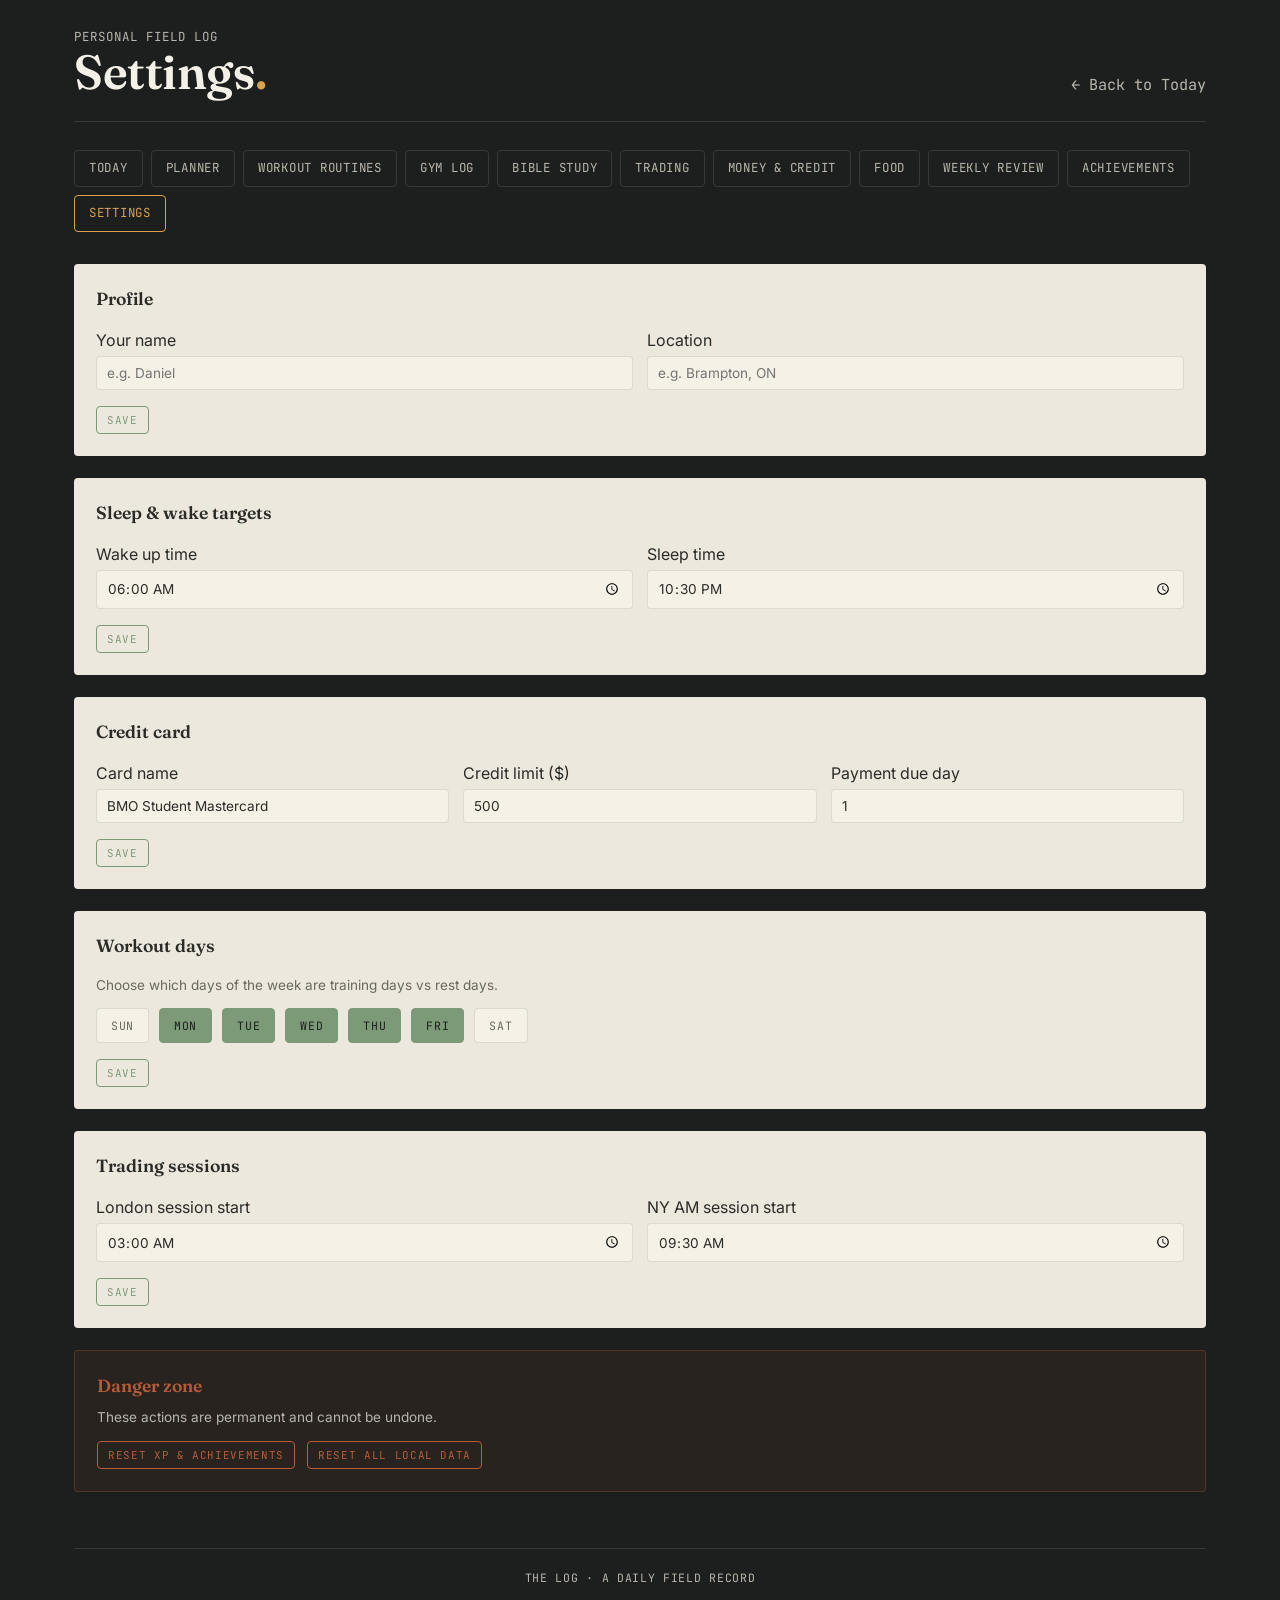
<file: pages/settings.html>
<!DOCTYPE html>
<html lang="en">
<head>
  <meta charset="UTF-8">
  <meta name="viewport" content="width=device-width, initial-scale=1.0">
  <title>The Log — Settings</title>
  <link rel="stylesheet" href="../css/styles.css">
  <style>
    .settings-section { background: var(--bone); color: var(--text-dark); border-radius: var(--radius); padding: 22px; margin-bottom: 22px; }
    .settings-section h3 { font-family: var(--font-display); font-size: 1.1rem; font-weight: 600; margin-bottom: 16px; }
    .settings-grid { display: grid; grid-template-columns: repeat(auto-fit, minmax(200px, 1fr)); gap: 14px; margin-bottom: 16px; }
    .save-status { font-family: var(--font-mono); font-size: 0.72rem; color: var(--sage); margin-left: 12px; opacity: 0; transition: opacity 0.3s ease; }
    .save-status.show { opacity: 1; }
    .danger-zone { background: rgba(184,92,56,0.08); border: 1px solid rgba(184,92,56,0.3); border-radius: var(--radius); padding: 22px; margin-bottom: 22px; }
    .danger-zone h3 { font-family: var(--font-display); font-size: 1.1rem; font-weight: 600; margin-bottom: 8px; color: var(--rust); }
    .danger-zone p { font-size: 0.85rem; color: var(--text-light-dim); margin-bottom: 14px; }
    .workout-days-grid { display: flex; gap: 10px; flex-wrap: wrap; margin-bottom: 16px; }
    .day-toggle { font-family: var(--font-mono); font-size: 0.72rem; letter-spacing: 0.06em; text-transform: uppercase; padding: 8px 14px; border-radius: var(--radius); border: 1px solid var(--line-bone); cursor: pointer; background: var(--bone-soft); color: var(--text-dark-dim); transition: all 0.15s ease; }
    .day-toggle.active { background: var(--sage); color: var(--ink); border-color: var(--sage); }
  </style>
</head>
<body>
  <div class="app-shell">
    <header class="masthead">
      <div>
        <div class="masthead-meta">Personal Field Log</div>
        <h1 class="masthead-title">Settings<span>.</span></h1>
      </div>
      <a href="../index.html" class="masthead-date" style="text-decoration:none;">← Back to Today</a>
    </header>
    <nav class="primary-nav">
      <a href="../index.html">Today</a>
      <a href="planner.html">Planner</a>
      <a href="workout-routines.html">Workout Routines</a>
      <a href="gym-log.html">Gym Log</a>
      <a href="bible.html">Bible Study</a>
      <a href="trading.html">Trading</a>
      <a href="money.html">Money &amp; Credit</a>
      <a href="food.html">Food</a>
      <a href="weekly-review.html">Weekly Review</a>
      <a href="achievements.html">Achievements</a>
      <a href="settings.html" class="active">Settings</a>
    </nav>

    <div class="settings-section">
      <h3>Profile</h3>
      <div class="settings-grid">
        <div class="field-group"><label>Your name</label><input type="text" class="text-input" id="s-name" placeholder="e.g. Daniel"></div>
        <div class="field-group"><label>Location</label><input type="text" class="text-input" id="s-location" placeholder="e.g. Brampton, ON"></div>
      </div>
      <button class="btn btn-small" id="save-profile-btn">Save</button>
      <span class="save-status" id="profile-status">Saved ✓</span>
    </div>

    <div class="settings-section">
      <h3>Sleep &amp; wake targets</h3>
      <div class="settings-grid">
        <div class="field-group"><label>Wake up time</label><input type="time" class="time-input" id="s-wake" value="06:00"></div>
        <div class="field-group"><label>Sleep time</label><input type="time" class="time-input" id="s-sleep" value="22:30"></div>
      </div>
      <button class="btn btn-small" id="save-sleep-btn">Save</button>
      <span class="save-status" id="sleep-status">Saved ✓</span>
    </div>

    <div class="settings-section">
      <h3>Credit card</h3>
      <div class="settings-grid">
        <div class="field-group"><label>Card name</label><input type="text" class="text-input" id="s-card-name" placeholder="BMO Student Mastercard"></div>
        <div class="field-group"><label>Credit limit ($)</label><input type="number" class="text-input" id="s-card-limit" min="0" step="50" placeholder="500"></div>
        <div class="field-group"><label>Payment due day</label><input type="number" class="text-input" id="s-card-due" min="1" max="31" placeholder="1"></div>
      </div>
      <button class="btn btn-small" id="save-credit-btn">Save</button>
      <span class="save-status" id="credit-status">Saved ✓</span>
    </div>

    <div class="settings-section">
      <h3>Workout days</h3>
      <p style="font-size:0.85rem;color:var(--text-dark-dim);margin-bottom:12px;">Choose which days of the week are training days vs rest days.</p>
      <div class="workout-days-grid" id="workout-days-grid"></div>
      <button class="btn btn-small" id="save-days-btn">Save</button>
      <span class="save-status" id="days-status">Saved ✓</span>
    </div>

    <div class="settings-section">
      <h3>Trading sessions</h3>
      <div class="settings-grid">
        <div class="field-group"><label>London session start</label><input type="time" class="time-input" id="s-london" value="03:00"></div>
        <div class="field-group"><label>NY AM session start</label><input type="time" class="time-input" id="s-nyam" value="09:30"></div>
      </div>
      <button class="btn btn-small" id="save-trading-btn">Save</button>
      <span class="save-status" id="trading-status">Saved ✓</span>
    </div>

    <div class="danger-zone">
      <h3>Danger zone</h3>
      <p>These actions are permanent and cannot be undone.</p>
      <div style="display:flex;gap:12px;flex-wrap:wrap;">
        <button class="btn btn-rust btn-small" id="reset-xp-btn">Reset XP &amp; achievements</button>
        <button class="btn btn-rust btn-small" id="reset-all-btn">Reset all local data</button>
      </div>
    </div>

    <div class="footer-note">The Log · A daily field record</div>
  </div>

  <script src="../js/data.js"></script>
  <script src="../js/api.js"></script>
  <script>
    const SETTINGS_KEY = "ftrack_settings";
    let currentSettings = {};

    function showStatus(id) {
      const el = document.getElementById(id);
      el.classList.add("show");
      setTimeout(() => el.classList.remove("show"), 1800);
    }

    function applySettingsToForm(s) {
      if (s.name) document.getElementById("s-name").value = s.name;
      if (s.location) document.getElementById("s-location").value = s.location;
      if (s.wake) document.getElementById("s-wake").value = s.wake;
      if (s.sleep) document.getElementById("s-sleep").value = s.sleep;
      if (s.london) document.getElementById("s-london").value = s.london;
      if (s.nyam) document.getElementById("s-nyam").value = s.nyam;
      if (s.credit) {
        if (s.credit.name) document.getElementById("s-card-name").value = s.credit.name;
        if (s.credit.limit) document.getElementById("s-card-limit").value = s.credit.limit;
        if (s.credit.dueDay) document.getElementById("s-card-due").value = s.credit.dueDay;
      }
    }

    // Workout days UI setup
    const DOW_LABELS = ["Sun","Mon","Tue","Wed","Thu","Fri","Sat"];
    const defaultTrainingDays = [1,2,3,4,5];
    const daysGrid = document.getElementById("workout-days-grid");

    function buildDaysGrid(trainingDays) {
      const activeSet = new Set(trainingDays || defaultTrainingDays);
      daysGrid.innerHTML = "";
      DOW_LABELS.forEach((label, i) => {
        const btn = document.createElement("div");
        btn.className = "day-toggle" + (activeSet.has(i) ? " active" : "");
        btn.textContent = label;
        btn.dataset.dow = i;
        btn.addEventListener("click", () => btn.classList.toggle("active"));
        daysGrid.appendChild(btn);
      });
    }
    buildDaysGrid(defaultTrainingDays);

    // Load from Notion
    (async function loadSettings() {
      // Load credit config (separate from generic settings)
      const credit = getCreditConfig();
      document.getElementById("s-card-name").value = credit.name || "BMO Student Mastercard";
      document.getElementById("s-card-limit").value = credit.limit || 500;
      document.getElementById("s-card-due").value = credit.dueDay || 1;

      if (typeof apiGetSettings !== "function") return;
      try {
        const remote = await apiGetSettings();
        if (remote && Object.keys(remote).length > 0) {
          currentSettings = remote;
          applySettingsToForm(remote);
          if (remote.trainingDays) buildDaysGrid(remote.trainingDays);
        }
      } catch (e) { console.warn("settings load failed", e); }
    })();

    async function persistSettings() {
      if (typeof apiSaveSettings === "function") {
        await apiSaveSettings(currentSettings);
      }
    }

    document.getElementById("save-profile-btn").addEventListener("click", async () => {
      currentSettings.name = document.getElementById("s-name").value.trim();
      currentSettings.location = document.getElementById("s-location").value.trim();
      await persistSettings();
      showStatus("profile-status");
    });

    document.getElementById("save-sleep-btn").addEventListener("click", async () => {
      currentSettings.wake = document.getElementById("s-wake").value;
      currentSettings.sleep = document.getElementById("s-sleep").value;
      await persistSettings();
      showStatus("sleep-status");
    });

    document.getElementById("save-credit-btn").addEventListener("click", async () => {
      const credit = {
        name: document.getElementById("s-card-name").value || "BMO Student Mastercard",
        limit: parseFloat(document.getElementById("s-card-limit").value) || 500,
        dueDay: parseInt(document.getElementById("s-card-due").value) || 1
      };
      setCreditConfig(credit);
      currentSettings.credit = credit;
      await persistSettings();
      showStatus("credit-status");
    });

    document.getElementById("save-days-btn").addEventListener("click", async () => {
      const activeDays = Array.from(daysGrid.querySelectorAll(".day-toggle.active")).map(b => parseInt(b.dataset.dow));
      currentSettings.trainingDays = activeDays;
      await persistSettings();
      showStatus("days-status");
    });

    document.getElementById("save-trading-btn").addEventListener("click", async () => {
      currentSettings.london = document.getElementById("s-london").value;
      currentSettings.nyam = document.getElementById("s-nyam").value;
      await persistSettings();
      showStatus("trading-status");
    });

    document.getElementById("reset-xp-btn").addEventListener("click", async () => {
      if (!confirm("Reset all XP, levels and achievements? This cannot be undone.")) return;
      localStorage.removeItem("ftrack_gamify");
      if (typeof apiSaveGamify === "function") {
        await apiSaveGamify({ xp: 0, unlockedAchievements: [], xpLog: [], dailyXP: {} });
      }
      alert("XP and achievements reset.");
    });

    document.getElementById("reset-all-btn").addEventListener("click", () => {
      if (!confirm("Delete ALL local data on this device? This cannot be undone. Notion data is unaffected.")) return;
      const keys = Object.keys(localStorage).filter(k => k.startsWith("ftrack_"));
      keys.forEach(k => localStorage.removeItem(k));
      alert("All local data cleared.");
      window.location.href = "../index.html";
    });
  </script>
</body>
</html>
</file>
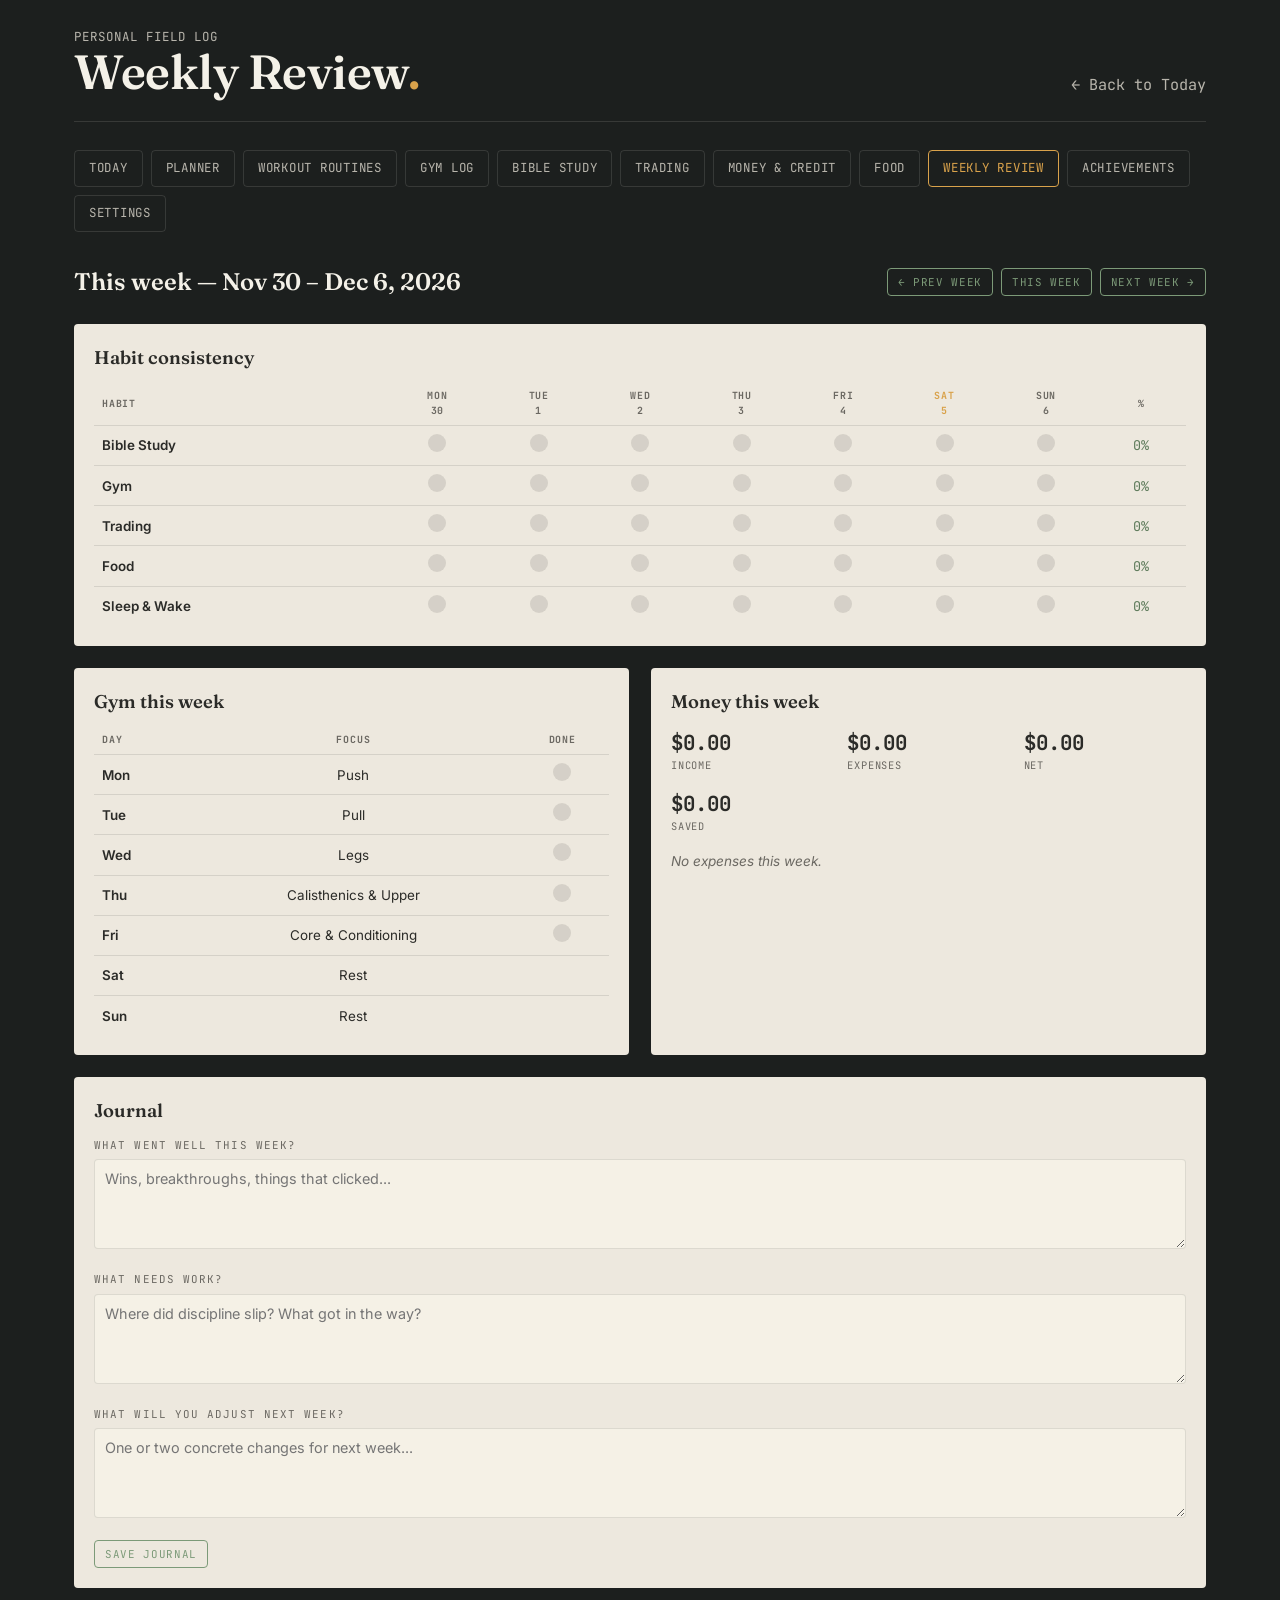
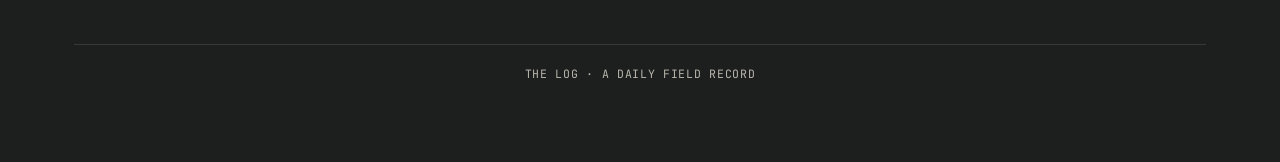
<file: pages/weekly-review.html>
<!DOCTYPE html>
<html lang="en">
<head>
  <meta charset="UTF-8">
  <meta name="viewport" content="width=device-width, initial-scale=1.0">
  <title>The Log — Weekly Review</title>
  <link rel="stylesheet" href="../css/styles.css">
  <style>
    .week-header { display: flex; justify-content: space-between; align-items: center; flex-wrap: wrap; gap: 12px; margin-bottom: 24px; }
    .week-title { font-family: var(--font-display); font-size: 1.5rem; font-weight: 600; }
    .week-nav { display: flex; gap: 8px; }
    .panel { background: var(--bone); color: var(--text-dark); border-radius: var(--radius); padding: 20px; margin-bottom: 22px; }
    .panel-title { font-family: var(--font-display); font-size: 1.15rem; font-weight: 600; margin-bottom: 12px; }
    .habit-grid-table { width: 100%; border-collapse: collapse; font-size: 0.84rem; }
    .habit-grid-table th { font-family: var(--font-mono); font-size: 0.62rem; letter-spacing: 0.08em; text-transform: uppercase; color: var(--text-dark-dim); padding: 6px 8px; border-bottom: 1px solid var(--line-bone); text-align: center; }
    .habit-grid-table th:first-child { text-align: left; }
    .habit-grid-table td { padding: 8px; border-bottom: 1px solid var(--line-bone); text-align: center; }
    .habit-grid-table td:first-child { text-align: left; font-weight: 600; }
    .habit-grid-table tr:last-child td { border-bottom: none; }
    .cell-mark { display: inline-block; width: 18px; height: 18px; border-radius: 50%; }
    .cell-mark.done { background: var(--sage-deep); }
    .cell-mark.miss { background: var(--line-bone); }
    .pct-cell { font-family: var(--font-mono); color: var(--sage-deep); }
    .two-col { display: grid; grid-template-columns: repeat(auto-fit, minmax(280px, 1fr)); gap: 22px; }
    .money-stats { display: grid; grid-template-columns: repeat(auto-fit, minmax(120px, 1fr)); gap: 14px; margin-bottom: 16px; }
    .money-stat .num { font-family: var(--font-mono); font-size: 1.3rem; font-weight: 700; }
    .money-stat .label { font-family: var(--font-mono); font-size: 0.65rem; letter-spacing: 0.08em; text-transform: uppercase; color: var(--text-dark-dim); }
    textarea.journal-input { font-family: var(--font-body); font-size: 0.9rem; background: var(--bone-soft); border: 1px solid var(--line-bone); border-radius: var(--radius); padding: 10px; width: 100%; min-height: 90px; resize: vertical; color: var(--text-dark); }
    textarea.journal-input:focus { outline: 2px solid var(--ochre); outline-offset: 1px; }
    .journal-label { font-family: var(--font-mono); font-size: 0.68rem; letter-spacing: 0.1em; text-transform: uppercase; color: var(--text-dark-dim); margin-bottom: 6px; display: block; }
    .journal-field { margin-bottom: 16px; }
    .save-status { font-family: var(--font-mono); font-size: 0.72rem; color: var(--sage); margin-left: 12px; opacity: 0; transition: opacity 0.3s ease; }
    .save-status.show { opacity: 1; }
  </style>
</head>
<body>
  <div class="app-shell">
    <header class="masthead">
      <div>
        <div class="masthead-meta">Personal Field Log</div>
        <h1 class="masthead-title">Weekly Review<span>.</span></h1>
      </div>
      <a href="../index.html" class="masthead-date" style="text-decoration:none;">← Back to Today</a>
    </header>
    <nav class="primary-nav">
      <a href="../index.html">Today</a>
      <a href="planner.html">Planner</a>
      <a href="workout-routines.html">Workout Routines</a>
      <a href="gym-log.html">Gym Log</a>
      <a href="bible.html">Bible Study</a>
      <a href="trading.html">Trading</a>
      <a href="money.html">Money &amp; Credit</a>
      <a href="food.html">Food</a>
      <a href="weekly-review.html" class="active">Weekly Review</a>
      <a href="achievements.html">Achievements</a>
      <a href="settings.html">Settings</a>
    </nav>

    <div class="week-header">
      <div class="week-title" id="week-title">This week</div>
      <div class="week-nav">
        <button class="btn btn-small" id="week-prev">← Prev week</button>
        <button class="btn btn-small" id="week-this">This week</button>
        <button class="btn btn-small" id="week-next">Next week →</button>
      </div>
    </div>

    <div class="panel">
      <div class="panel-title">Habit consistency</div>
      <div style="overflow-x:auto;"><table class="habit-grid-table" id="habit-grid"></table></div>
    </div>

    <div class="two-col">
      <div class="panel">
        <div class="panel-title">Gym this week</div>
        <table class="habit-grid-table" id="gym-table"></table>
      </div>
      <div class="panel">
        <div class="panel-title">Money this week</div>
        <div class="money-stats">
          <div class="money-stat"><div class="num" id="wk-income">$0</div><div class="label">Income</div></div>
          <div class="money-stat"><div class="num" id="wk-expenses">$0</div><div class="label">Expenses</div></div>
          <div class="money-stat"><div class="num" id="wk-net">$0</div><div class="label">Net</div></div>
          <div class="money-stat"><div class="num" id="wk-savings">$0</div><div class="label">Saved</div></div>
        </div>
        <div id="category-chart"></div>
      </div>
    </div>

    <div class="panel">
      <div class="panel-title">Journal</div>
      <div class="journal-field">
        <label class="journal-label">What went well this week?</label>
        <textarea class="journal-input" id="journal-wins" placeholder="Wins, breakthroughs, things that clicked..."></textarea>
      </div>
      <div class="journal-field">
        <label class="journal-label">What needs work?</label>
        <textarea class="journal-input" id="journal-struggles" placeholder="Where did discipline slip? What got in the way?"></textarea>
      </div>
      <div class="journal-field">
        <label class="journal-label">What will you adjust next week?</label>
        <textarea class="journal-input" id="journal-adjustments" placeholder="One or two concrete changes for next week..."></textarea>
      </div>
      <button class="btn btn-small" id="journal-save">Save journal</button>
      <span class="save-status" id="journal-status">Saved ✓</span>
    </div>

    <div class="footer-note">The Log · A daily field record</div>
  </div>

  <script src="../data/routines.js"></script>
  <script src="../js/data.js"></script>
  <script src="../js/api.js"></script>
  <script>
    const HABIT_LABELS = { bible:"Bible Study", gym:"Gym", trading:"Trading", food:"Food", sleep:"Sleep & Wake" };
    const DOW_SHORT = ["Mon","Tue","Wed","Thu","Fri","Sat","Sun"];
    const COLORS = { sageDeep:"#5d7a5a", ochre:"#d9a24b", rust:"#b85c38", lineBone:"#e3ddd0", textDark:"#2b2b28", textDim:"#6b6862" };

    let currentWeekKey = weekKeyFor(new Date());

    function renderWeekHeader(weekDates) {
      const start = new Date(weekDates[0] + "T00:00:00");
      const end = new Date(weekDates[6] + "T00:00:00");
      const fmt = d => d.toLocaleDateString("en-US", { month:"short", day:"numeric" });
      const isThisWeek = currentWeekKey === weekKeyFor(new Date());
      document.getElementById("week-title").textContent = (isThisWeek ? "This week — " : "") + `${fmt(start)} – ${fmt(end)}, ${end.getFullYear()}`;
    }

    // Pull habits for a set of dates from Notion (falls back to local)
    async function getHabitsForDates(weekDates) {
      const results = {};
      await Promise.all(weekDates.map(async k => {
        if (typeof apiGetHabits === "function") {
          results[k] = await apiGetHabits(k);
        } else {
          results[k] = getDay(k).habits || {};
        }
      }));
      return results;
    }

    async function renderHabitGrid(weekDates) {
      const table = document.getElementById("habit-grid");
      const habitsByDate = await getHabitsForDates(weekDates);

      let head = `<tr><th>Habit</th>`;
      weekDates.forEach((k, i) => {
        const d = new Date(k + "T00:00:00");
        const isToday = k === todayKey();
        head += `<th style="${isToday ? 'color:var(--ochre);' : ''}">${DOW_SHORT[i]}<br>${d.getDate()}</th>`;
      });
      head += `<th>%</th></tr>`;

      let body = "";
      HABIT_KEYS.forEach(habitKey => {
        let row = `<tr><td>${HABIT_LABELS[habitKey]}</td>`;
        let doneCount = 0;
        weekDates.forEach(k => {
          const done = habitsByDate[k] && habitsByDate[k][habitKey];
          if (done) doneCount++;
          row += `<td><span class="cell-mark ${done ? "done" : "miss"}"></span></td>`;
        });
        const pct = Math.round((doneCount / weekDates.length) * 100);
        row += `<td class="pct-cell">${pct}%</td></tr>`;
        body += row;
      });

      table.innerHTML = `<thead>${head}</thead><tbody>${body}</tbody>`;
      return habitsByDate;
    }

    async function renderGymTable(weekDates, habitsByDate) {
      const table = document.getElementById("gym-table");
      let body = "";
      weekDates.forEach(k => {
        const d = new Date(k + "T00:00:00");
        const split = getSplitDayForDate(d);
        const done = habitsByDate[k] && habitsByDate[k].gym;
        const focus = split ? split.name : "Rest";
        body += `<tr>
          <td>${d.toLocaleDateString("en-US", { weekday:"short" })}</td>
          <td>${focus}</td>
          <td><span class="cell-mark ${split ? (done ? "done" : "miss") : ""}" style="${split ? "" : "background:none;"}"></span></td>
        </tr>`;
      });
      table.innerHTML = `<thead><tr><th>Day</th><th>Focus</th><th>Done</th></tr></thead><tbody>${body}</tbody>`;
    }

    async function renderMoney(weekDates) {
      const expenses = await apiGetExpenses();
      const income = await apiGetIncome();
      const savings = await apiGetSavings();
      const set = new Set(weekDates);

      const wkExpenses = expenses.filter(e => set.has(e.date) && e.method !== "payment");
      const wkIncome = income.filter(e => set.has(e.date));
      const wkSavings = (savings.contributions || []).filter(c => set.has(c.date));

      const totalExp = wkExpenses.reduce((s,e) => s + e.amount, 0);
      const totalInc = wkIncome.reduce((s,e) => s + e.amount, 0);
      const totalSav = wkSavings.reduce((s,c) => s + c.amount, 0);

      document.getElementById("wk-income").textContent = "$" + totalInc.toFixed(2);
      document.getElementById("wk-expenses").textContent = "$" + totalExp.toFixed(2);
      document.getElementById("wk-net").textContent = "$" + (totalInc - totalExp).toFixed(2);
      document.getElementById("wk-savings").textContent = "$" + totalSav.toFixed(2);

      const byCategory = {};
      wkExpenses.forEach(e => { byCategory[e.category] = (byCategory[e.category] || 0) + e.amount; });
      const items = Object.entries(byCategory).map(([label, value]) => ({ label, value: Math.round(value*100)/100 })).sort((a,b) => b.value - a.value);

      const chartEl = document.getElementById("category-chart");
      if (items.length === 0) { chartEl.innerHTML = `<div style="font-size:0.85rem;color:var(--text-dark-dim);font-style:italic;">No expenses this week.</div>`; return; }

      const maxVal = Math.max(...items.map(i => i.value), 1);
      const bH = 20, gap = 10, lW = 110, cW = 240, vW = 60, tW = lW + cW + vW;
      const height = items.length * (bH + gap);
      let bars = "";
      items.forEach((item, i) => {
        const y = i * (bH + gap);
        const w = Math.max(2, (item.value / maxVal) * cW);
        bars += `
          <text x="0" y="${y+bH/2+4}" font-family="monospace" font-size="11" fill="${COLORS.textDim}">${item.label}</text>
          <rect x="${lW}" y="${y}" width="${cW}" height="${bH}" fill="${COLORS.lineBone}" rx="3"/>
          <rect x="${lW}" y="${y}" width="${w}" height="${bH}" fill="${COLORS.rust}" rx="3"/>
          <text x="${lW+cW+8}" y="${y+bH/2+4}" font-family="monospace" font-size="11" fill="${COLORS.textDark}">$${item.value}</text>`;
      });
      chartEl.innerHTML = `<svg viewBox="0 0 ${tW} ${height}" width="100%" style="max-width:${tW}px;display:block;">${bars}</svg>`;
    }

    async function loadJournal() {
      const review = await apiGetJournal(currentWeekKey);
      document.getElementById("journal-wins").value = review.wins || "";
      document.getElementById("journal-struggles").value = review.struggles || "";
      document.getElementById("journal-adjustments").value = review.adjustments || "";
    }

    document.getElementById("journal-save").addEventListener("click", async () => {
      await apiSaveJournal(currentWeekKey, {
        wins: document.getElementById("journal-wins").value,
        struggles: document.getElementById("journal-struggles").value,
        adjustments: document.getElementById("journal-adjustments").value
      });
      const status = document.getElementById("journal-status");
      status.classList.add("show");
      setTimeout(() => status.classList.remove("show"), 1800);
    });

    async function render() {
      const weekDates = getWeekDates(currentWeekKey);
      renderWeekHeader(weekDates);
      const habitsByDate = await renderHabitGrid(weekDates);
      await renderGymTable(weekDates, habitsByDate);
      await renderMoney(weekDates);
      await loadJournal();
    }

    document.getElementById("week-prev").addEventListener("click", () => {
      const d = new Date(currentWeekKey + "T00:00:00"); d.setDate(d.getDate() - 7);
      currentWeekKey = weekKeyFor(d); render();
    });
    document.getElementById("week-next").addEventListener("click", () => {
      const d = new Date(currentWeekKey + "T00:00:00"); d.setDate(d.getDate() + 7);
      currentWeekKey = weekKeyFor(d); render();
    });
    document.getElementById("week-this").addEventListener("click", () => {
      currentWeekKey = weekKeyFor(new Date()); render();
    });

    render();
  </script>
</body>
</html>
</file>
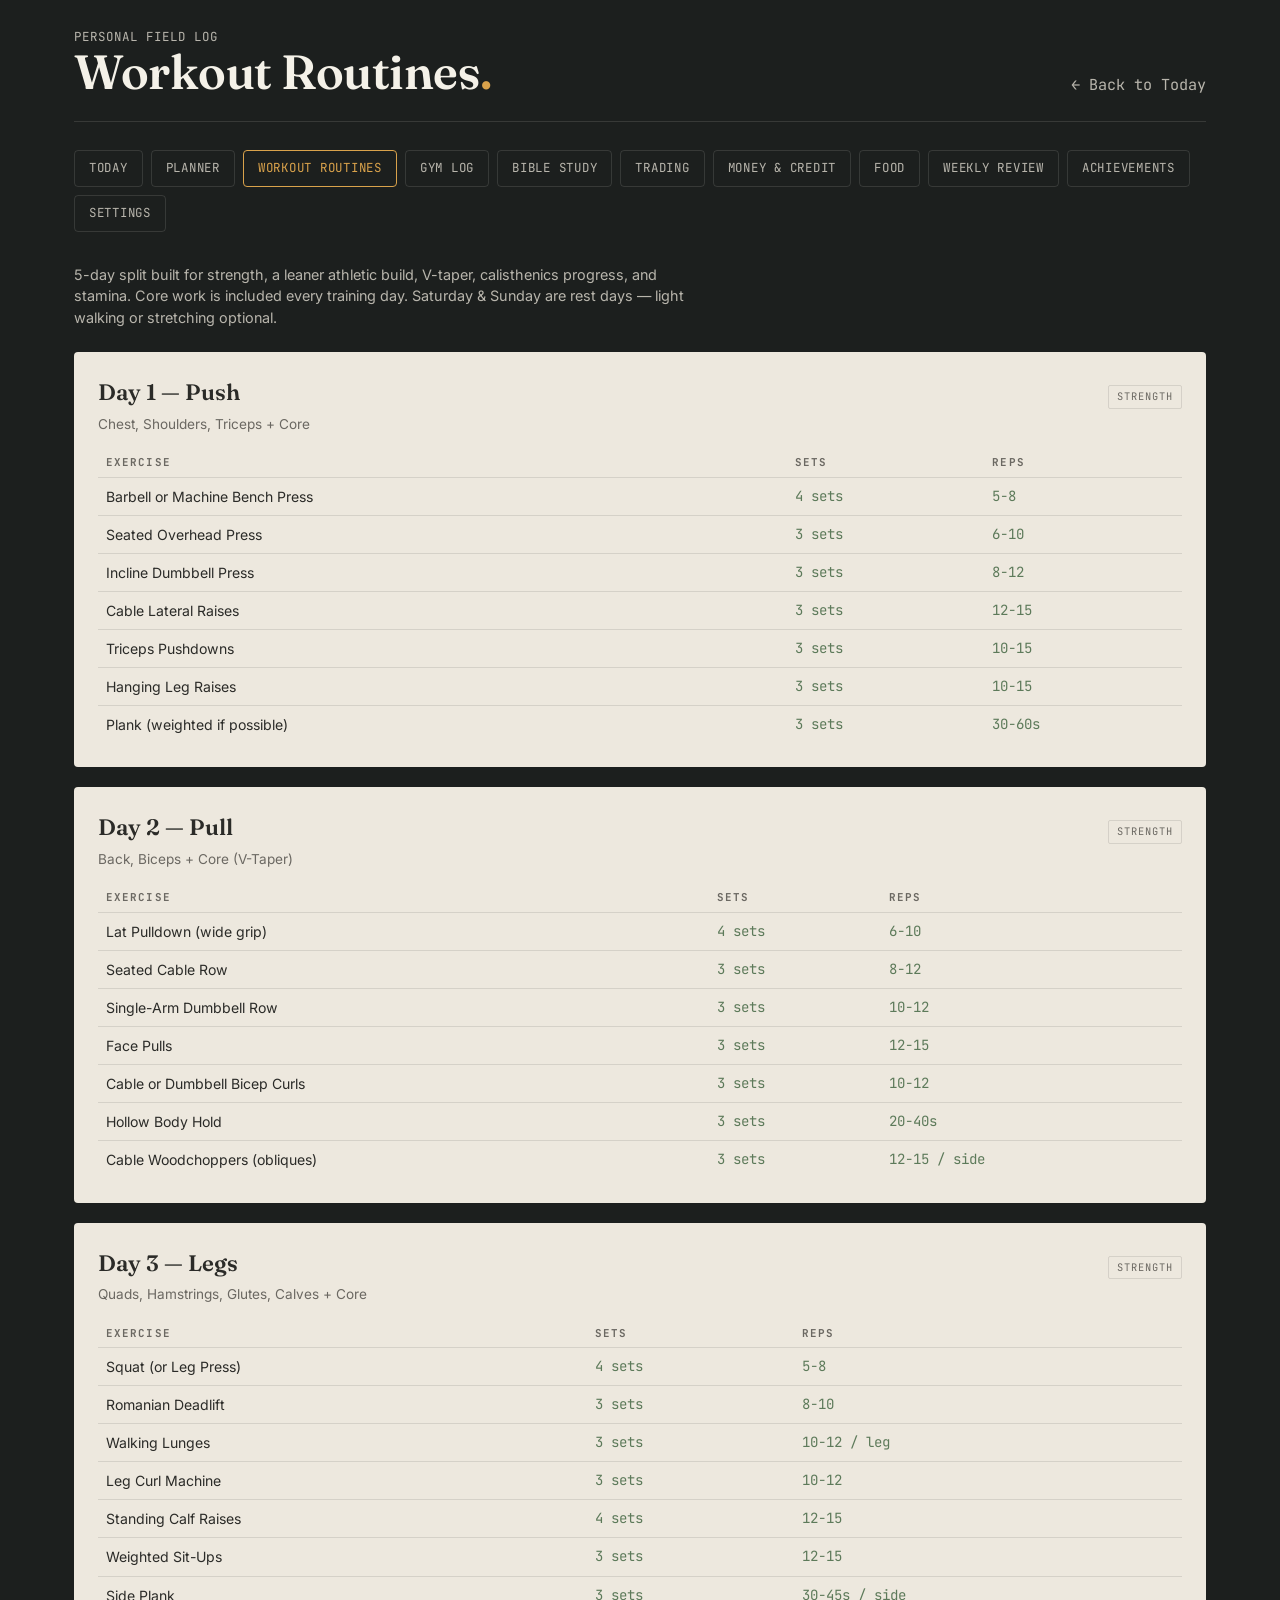
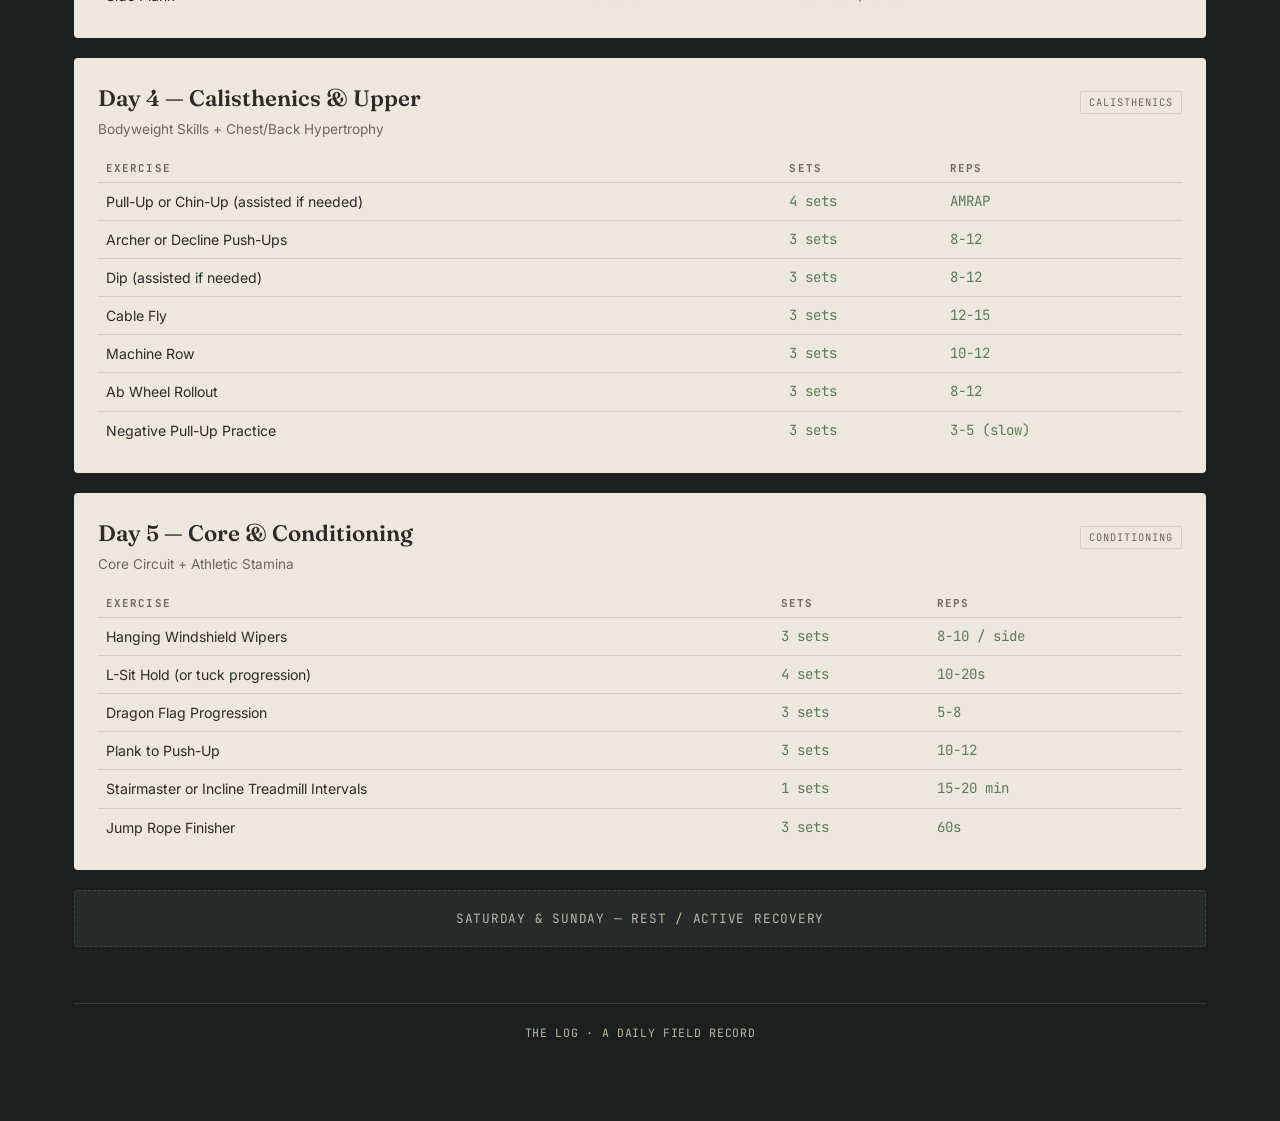
<file: pages/workout-routines.html>
<!DOCTYPE html>
<html lang="en">
<head>
  <meta charset="UTF-8">
  <meta name="viewport" content="width=device-width, initial-scale=1.0">
  <title>The Log — Workout Routines</title>
  <link rel="stylesheet" href="../css/styles.css">
  <style>
    .routine-block {
      background: var(--bone);
      color: var(--text-dark);
      border-radius: var(--radius);
      padding: 24px;
      margin-bottom: 20px;
      scroll-margin-top: 20px;
    }
    .routine-block-head {
      display: flex;
      justify-content: space-between;
      align-items: baseline;
      flex-wrap: wrap;
      gap: 8px;
      margin-bottom: 4px;
    }
    .routine-block-title {
      font-family: var(--font-display);
      font-size: 1.4rem;
      font-weight: 600;
    }
    .routine-block-focus {
      font-size: 0.85rem;
      color: var(--text-dark-dim);
      margin-bottom: 14px;
    }
    .exercise-table {
      width: 100%;
      border-collapse: collapse;
      font-size: 0.88rem;
    }
    .exercise-table th {
      text-align: left;
      font-family: var(--font-mono);
      font-size: 0.68rem;
      letter-spacing: 0.1em;
      text-transform: uppercase;
      color: var(--text-dark-dim);
      padding: 6px 8px;
      border-bottom: 1px solid var(--line-bone);
    }
    .exercise-table td {
      padding: 8px;
      border-bottom: 1px solid var(--line-bone);
    }
    .exercise-table tr:last-child td {
      border-bottom: none;
    }
    .exercise-table td.num {
      font-family: var(--font-mono);
      color: var(--sage-deep);
      white-space: nowrap;
    }
    .day-tag-marker {
      font-family: var(--font-mono);
      font-size: 0.65rem;
      letter-spacing: 0.1em;
      text-transform: uppercase;
      border: 1px solid var(--line-bone);
      border-radius: 2px;
      padding: 3px 8px;
      color: var(--text-dark-dim);
    }
    .rest-block {
      background: var(--ink-soft);
      border: 1px dashed var(--line);
      border-radius: var(--radius);
      padding: 18px;
      text-align: center;
      font-family: var(--font-mono);
      font-size: 0.8rem;
      letter-spacing: 0.06em;
      text-transform: uppercase;
      color: var(--text-light-dim);
      margin-bottom: 20px;
    }
  </style>
</head>
<body>
  <div class="app-shell">

    <header class="masthead">
      <div>
        <div class="masthead-meta">Personal Field Log</div>
        <h1 class="masthead-title">Workout Routines<span>.</span></h1>
      </div>
      <a href="../index.html" class="masthead-date" style="text-decoration:none;">← Back to Today</a>
    </header>

    <nav class="primary-nav">
      <a href="../index.html">Today</a>
      <a href="planner.html">Planner</a>
      <a href="workout-routines.html" class="active">Workout Routines</a>
      <a href="gym-log.html">Gym Log</a>
      <a href="bible.html">Bible Study</a>
      <a href="trading.html">Trading</a>
      <a href="money.html">Money &amp; Credit</a>
      <a href="food.html">Food</a>
      <a href="weekly-review.html">Weekly Review</a>
      <a href="achievements.html">Achievements</a>
      <a href="settings.html">Settings</a>
    </nav>

    <p style="font-size:0.9rem;color:var(--text-light-dim);max-width:640px;margin-bottom:24px;">
      5-day split built for strength, a leaner athletic build, V-taper, calisthenics progress, and stamina.
      Core work is included every training day. Saturday &amp; Sunday are rest days — light walking or stretching optional.
    </p>

    <div id="routine-container"></div>

    <div class="rest-block">Saturday &amp; Sunday — Rest / Active Recovery</div>

    <div class="footer-note">The Log · A daily field record</div>
  </div>

  <script src="../data/routines.js"></script>
  <script>
    const container = document.getElementById("routine-container");
    WORKOUT_SPLIT.forEach(day => {
      const block = document.createElement("div");
      block.className = "routine-block";
      block.id = `day-${day.day}`;

      const rows = day.exercises.map(ex => `
        <tr>
          <td>${ex.name}</td>
          <td class="num">${ex.sets} sets</td>
          <td class="num">${ex.reps}</td>
        </tr>
      `).join("");

      block.innerHTML = `
        <div class="routine-block-head">
          <div class="routine-block-title">Day ${day.day} — ${day.name}</div>
          <div class="day-tag-marker">${day.tag}</div>
        </div>
        <div class="routine-block-focus">${day.focus}</div>
        <table class="exercise-table">
          <thead>
            <tr><th>Exercise</th><th>Sets</th><th>Reps</th></tr>
          </thead>
          <tbody>${rows}</tbody>
        </table>
      `;
      container.appendChild(block);
    });

    // Scroll to today's anchor if linked from dashboard
    if (window.location.hash) {
      const target = document.querySelector(window.location.hash);
      if (target) target.scrollIntoView({ behavior: "smooth" });
    }
  </script>
</body>
</html>
</file>
<file: css/styles.css>
@import url('https://fonts.googleapis.com/css2?family=Fraunces:opsz,wght@9..144,400;9..144,500;9..144,600;9..144,700&family=Inter:wght@400;500;600;700&family=JetBrains+Mono:wght@400;500;700&display=swap');

:root {
  /* Color tokens */
  --ink: #1c1f1e;
  --ink-soft: #262a29;
  --bone: #ede8de;
  --bone-soft: #f5f1e6;
  --sage: #7c9a78;
  --sage-deep: #5d7a5a;
  --ochre: #d9a24b;
  --rust: #b85c38;
  --text-light: #f4f1e8;
  --text-light-dim: #b8b5ac;
  --text-dark: #2b2b28;
  --text-dark-dim: #6b6862;
  --line: rgba(244, 241, 232, 0.12);
  --line-bone: rgba(43, 43, 40, 0.12);

  /* Type tokens */
  --font-display: 'Fraunces', serif;
  --font-body: 'Inter', sans-serif;
  --font-mono: 'JetBrains Mono', monospace;

  /* Layout tokens */
  --radius: 4px;
  --container-max: 1180px;
}

* {
  margin: 0;
  padding: 0;
  box-sizing: border-box;
}

html {
  scroll-behavior: smooth;
}

body {
  font-family: var(--font-body);
  background: var(--ink);
  color: var(--text-light);
  line-height: 1.5;
  min-height: 100vh;
}

a {
  color: inherit;
  text-decoration: none;
}

/* ============ Layout ============ */
.app-shell {
  max-width: var(--container-max);
  margin: 0 auto;
  padding: 28px 24px 80px;
}

/* ============ Header / Masthead ============ */
.masthead {
  display: flex;
  justify-content: space-between;
  align-items: flex-end;
  flex-wrap: wrap;
  gap: 16px;
  padding-bottom: 24px;
  border-bottom: 1px solid var(--line);
  margin-bottom: 28px;
}

.masthead-title {
  font-family: var(--font-display);
  font-size: clamp(2rem, 5vw, 3rem);
  font-weight: 600;
  letter-spacing: -0.01em;
  line-height: 1.05;
}

.masthead-title span {
  color: var(--ochre);
}

.masthead-meta {
  font-family: var(--font-mono);
  font-size: 0.78rem;
  letter-spacing: 0.08em;
  text-transform: uppercase;
  color: var(--text-light-dim);
}

.masthead-date {
  font-family: var(--font-mono);
  font-size: 0.95rem;
  color: var(--text-light-dim);
  text-align: right;
}

.masthead-date strong {
  display: block;
  font-size: 1.4rem;
  color: var(--text-light);
  font-weight: 500;
  letter-spacing: 0.02em;
}

/* ============ Primary Nav ============ */
.primary-nav {
  display: flex;
  flex-wrap: wrap;
  gap: 8px;
  margin-bottom: 32px;
}

.primary-nav a {
  font-family: var(--font-mono);
  font-size: 0.78rem;
  letter-spacing: 0.06em;
  text-transform: uppercase;
  padding: 8px 14px;
  border: 1px solid var(--line);
  border-radius: var(--radius);
  color: var(--text-light-dim);
  transition: border-color 0.15s ease, color 0.15s ease, background 0.15s ease;
}

.primary-nav a:hover,
.primary-nav a.active {
  border-color: var(--ochre);
  color: var(--ochre);
}

/* ============ Streak strip ============ */
.streak-strip {
  display: flex;
  gap: 24px;
  flex-wrap: wrap;
  margin-bottom: 32px;
}

.streak-item {
  font-family: var(--font-mono);
}

.streak-item .num {
  font-size: 1.6rem;
  font-weight: 700;
  color: var(--sage);
  display: block;
}

.streak-item .label {
  font-size: 0.7rem;
  letter-spacing: 0.08em;
  text-transform: uppercase;
  color: var(--text-light-dim);
}

/* ============ Main grid ============ */
.main-grid {
  display: grid;
  grid-template-columns: 280px 1fr;
  gap: 24px;
}

@media (max-width: 860px) {
  .main-grid {
    grid-template-columns: 1fr;
  }
}

/* ============ Section labels ============ */
.section-label {
  font-family: var(--font-mono);
  font-size: 0.72rem;
  letter-spacing: 0.14em;
  text-transform: uppercase;
  color: var(--text-light-dim);
  margin-bottom: 14px;
  display: flex;
  align-items: center;
  gap: 10px;
}

.section-label::after {
  content: '';
  flex: 1;
  height: 1px;
  background: var(--line);
}

/* ============ Timeline rail ============ */
.timeline {
  position: relative;
  padding-left: 26px;
}

.timeline::before {
  content: '';
  position: absolute;
  left: 6px;
  top: 6px;
  bottom: 6px;
  width: 1px;
  background: var(--line);
}

.timeline-item {
  position: relative;
  padding-bottom: 18px;
}

.timeline-item::before {
  content: '';
  position: absolute;
  left: -26px;
  top: 4px;
  width: 9px;
  height: 9px;
  border-radius: 50%;
  background: var(--ink);
  border: 2px solid var(--text-light-dim);
}

.timeline-item.done::before {
  background: var(--sage);
  border-color: var(--sage);
}

.timeline-item .time {
  font-family: var(--font-mono);
  font-size: 0.74rem;
  color: var(--ochre);
  letter-spacing: 0.05em;
  margin-bottom: 2px;
}

.timeline-item .label-text {
  font-size: 0.92rem;
  color: var(--text-light);
}

.timeline-item.done .label-text {
  color: var(--text-light-dim);
  text-decoration: line-through;
  text-decoration-color: var(--line);
}

.timeline-edit-btn {
  font-family: var(--font-mono);
  font-size: 0.72rem;
  letter-spacing: 0.06em;
  text-transform: uppercase;
  color: var(--text-light-dim);
  background: none;
  border: 1px dashed var(--line);
  border-radius: var(--radius);
  padding: 8px 12px;
  width: 100%;
  margin-top: 8px;
  cursor: pointer;
  transition: color 0.15s ease, border-color 0.15s ease;
}

.timeline-edit-btn:hover {
  color: var(--ochre);
  border-color: var(--ochre);
}

/* ============ Ledger cards grid ============ */
.ledger-grid {
  display: grid;
  grid-template-columns: repeat(auto-fill, minmax(260px, 1fr));
  gap: 18px;
}

.ledger-card {
  background: var(--bone);
  color: var(--text-dark);
  border-radius: var(--radius);
  padding: 20px;
  position: relative;
  overflow: hidden;
  display: flex;
  flex-direction: column;
  gap: 10px;
  min-height: 150px;
  border: 1px solid transparent;
  transition: transform 0.15s ease, box-shadow 0.15s ease;
}

.ledger-card:hover {
  transform: translateY(-2px);
  box-shadow: 0 8px 24px rgba(0,0,0,0.25);
}

.ledger-card-head {
  display: flex;
  justify-content: space-between;
  align-items: flex-start;
  gap: 10px;
}

.ledger-card-title {
  font-family: var(--font-display);
  font-size: 1.15rem;
  font-weight: 600;
}

.ledger-card-tag {
  font-family: var(--font-mono);
  font-size: 0.65rem;
  letter-spacing: 0.1em;
  text-transform: uppercase;
  color: var(--text-dark-dim);
  border: 1px solid var(--line-bone);
  border-radius: 2px;
  padding: 3px 8px;
  white-space: nowrap;
}

.ledger-card-body {
  font-size: 0.88rem;
  color: var(--text-dark-dim);
  flex: 1;
}

.ledger-card-body strong {
  color: var(--text-dark);
}

.ledger-card-footer {
  display: flex;
  justify-content: space-between;
  align-items: center;
  gap: 10px;
  margin-top: auto;
}

.ledger-card-link {
  font-family: var(--font-mono);
  font-size: 0.74rem;
  letter-spacing: 0.05em;
  text-transform: uppercase;
  color: var(--sage-deep);
  border-bottom: 1px solid var(--sage-deep);
  padding-bottom: 1px;
}

.ledger-card-link:hover {
  color: var(--rust);
  border-color: var(--rust);
}

/* ============ Check control (the "stamp" trigger) ============ */
.check-control {
  display: inline-flex;
  align-items: center;
  justify-content: center;
  width: 38px;
  height: 38px;
  border: 2px solid var(--text-dark);
  border-radius: 50%;
  cursor: pointer;
  background: transparent;
  flex-shrink: 0;
  position: relative;
  transition: border-color 0.15s ease;
}

.check-control:hover {
  border-color: var(--sage-deep);
}

.check-control svg {
  width: 18px;
  height: 18px;
  opacity: 0;
  transform: scale(0.6) rotate(-12deg);
  transition: opacity 0.18s ease, transform 0.18s ease;
}

.check-control.checked {
  border-color: var(--sage-deep);
}

.check-control.checked svg {
  opacity: 1;
  transform: scale(1) rotate(-8deg);
}

/* ============ Stamp overlay ============ */
.stamp {
  position: absolute;
  top: 14px;
  right: 14px;
  font-family: var(--font-mono);
  font-size: 0.65rem;
  letter-spacing: 0.12em;
  font-weight: 700;
  color: var(--sage-deep);
  border: 2px solid var(--sage-deep);
  border-radius: 3px;
  padding: 3px 8px;
  transform: rotate(-8deg);
  opacity: 0;
  transition: opacity 0.18s ease, transform 0.18s ease;
  pointer-events: none;
}

.stamp.show {
  opacity: 0.85;
  transform: rotate(-8deg) scale(1);
}

/* ============ Inputs ============ */
.text-input,
.select-input,
.time-input {
  font-family: var(--font-body);
  font-size: 0.85rem;
  background: var(--bone-soft);
  border: 1px solid var(--line-bone);
  border-radius: var(--radius);
  padding: 8px 10px;
  color: var(--text-dark);
  width: 100%;
}

.text-input:focus,
.select-input:focus,
.time-input:focus {
  outline: 2px solid var(--ochre);
  outline-offset: 1px;
}

/* For dark-context inputs (timeline editor) */
.dark-field .text-input,
.dark-field .select-input,
.dark-field .time-input {
  background: var(--ink-soft);
  border-color: var(--line);
  color: var(--text-light);
}

/* ============ Buttons ============ */
.btn {
  font-family: var(--font-mono);
  font-size: 0.74rem;
  letter-spacing: 0.06em;
  text-transform: uppercase;
  padding: 9px 16px;
  border-radius: var(--radius);
  border: 1px solid currentColor;
  cursor: pointer;
  background: none;
  color: var(--sage);
  transition: background 0.15s ease, color 0.15s ease;
}

.btn:hover {
  background: var(--sage);
  color: var(--ink);
}

.btn.btn-rust {
  color: var(--rust);
}

.btn.btn-rust:hover {
  background: var(--rust);
  color: var(--text-light);
}

.btn.btn-small {
  padding: 6px 10px;
  font-size: 0.68rem;
}

/* ============ Modal ============ */
.modal-overlay {
  position: fixed;
  inset: 0;
  background: rgba(28, 31, 30, 0.7);
  display: none;
  align-items: center;
  justify-content: center;
  z-index: 50;
  padding: 20px;
}

.modal-overlay.open {
  display: flex;
}

.modal {
  background: var(--bone);
  color: var(--text-dark);
  border-radius: var(--radius);
  padding: 24px;
  width: 100%;
  max-width: 420px;
  display: flex;
  flex-direction: column;
  gap: 14px;
}

.modal h3 {
  font-family: var(--font-display);
  font-size: 1.3rem;
  font-weight: 600;
}

.modal label {
  font-family: var(--font-mono);
  font-size: 0.68rem;
  letter-spacing: 0.1em;
  text-transform: uppercase;
  color: var(--text-dark-dim);
  display: block;
  margin-bottom: 4px;
}

.field-group {
  display: flex;
  flex-direction: column;
  gap: 4px;
}

.modal-actions {
  display: flex;
  justify-content: flex-end;
  gap: 10px;
  margin-top: 6px;
}

/* ============ Footer ============ */
.footer-note {
  margin-top: 56px;
  padding-top: 20px;
  border-top: 1px solid var(--line);
  font-family: var(--font-mono);
  font-size: 0.72rem;
  letter-spacing: 0.06em;
  color: var(--text-light-dim);
  text-transform: uppercase;
  text-align: center;
}
</file>
